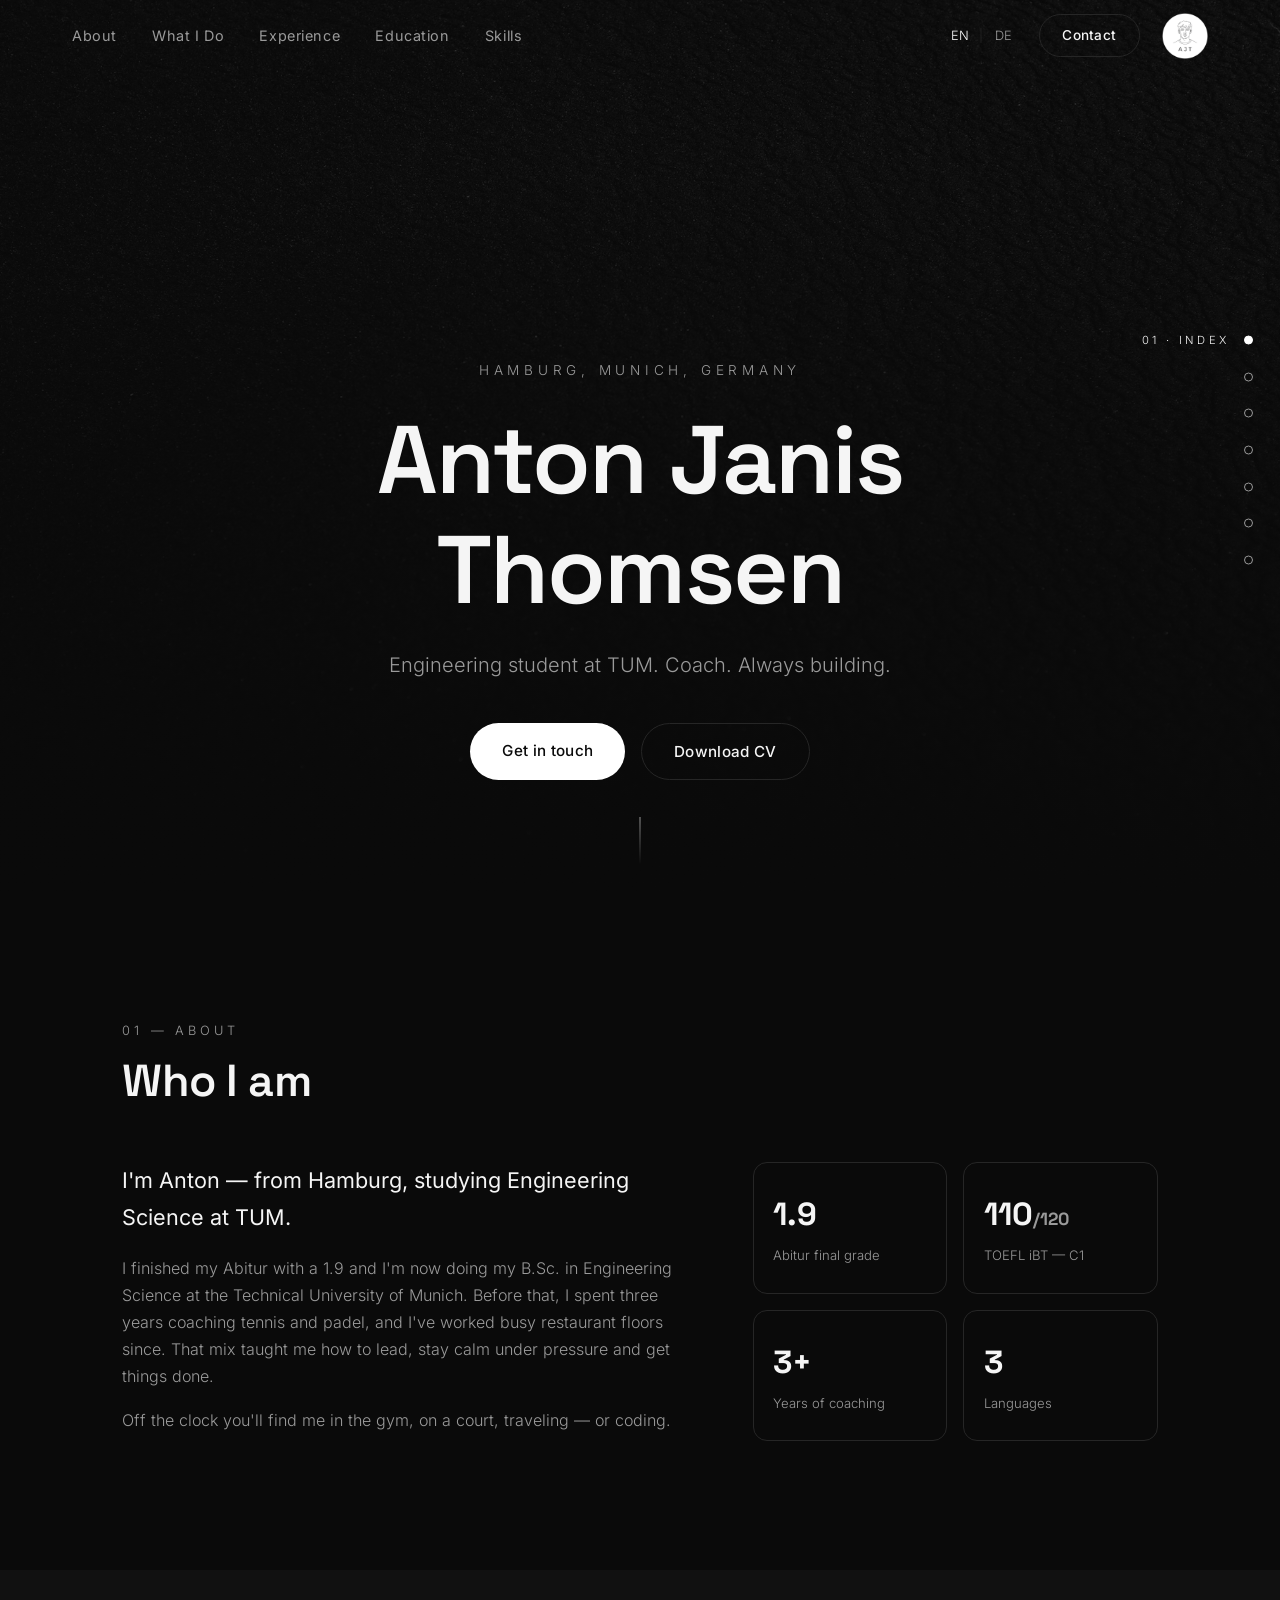
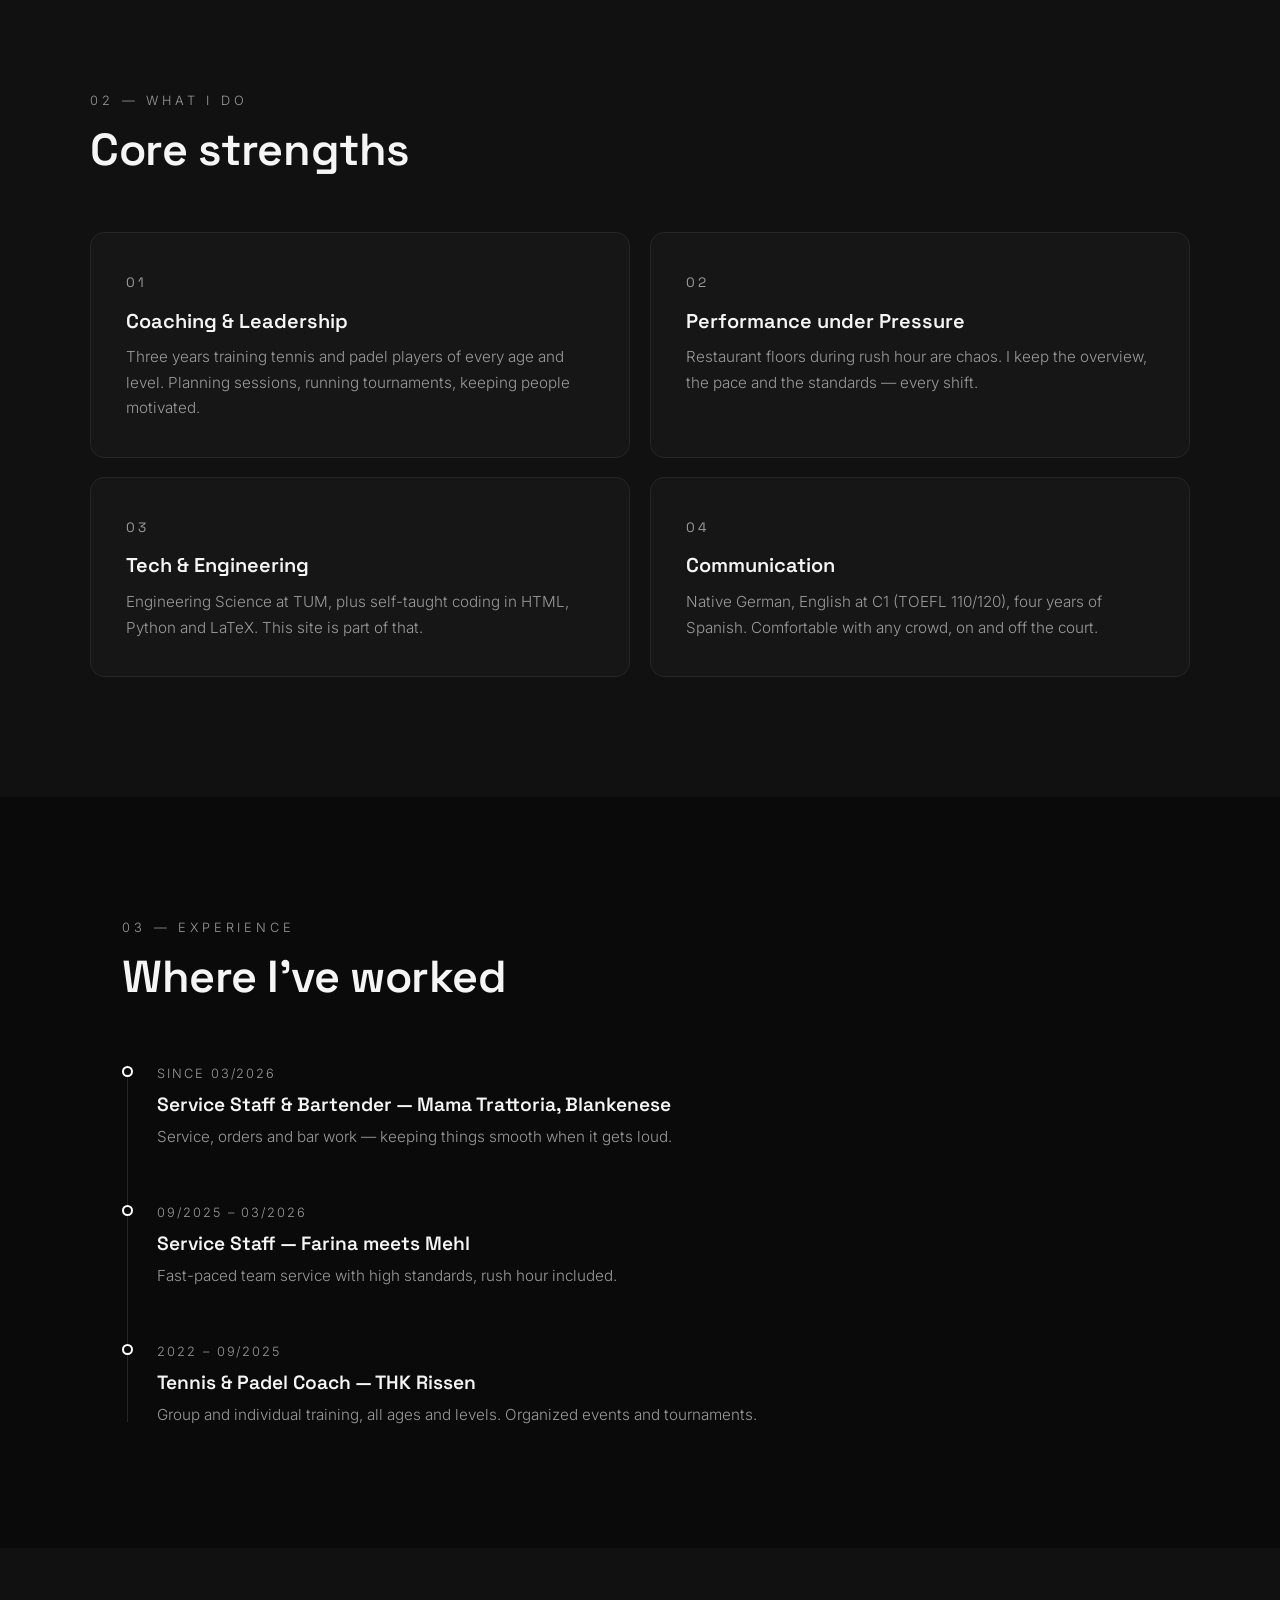
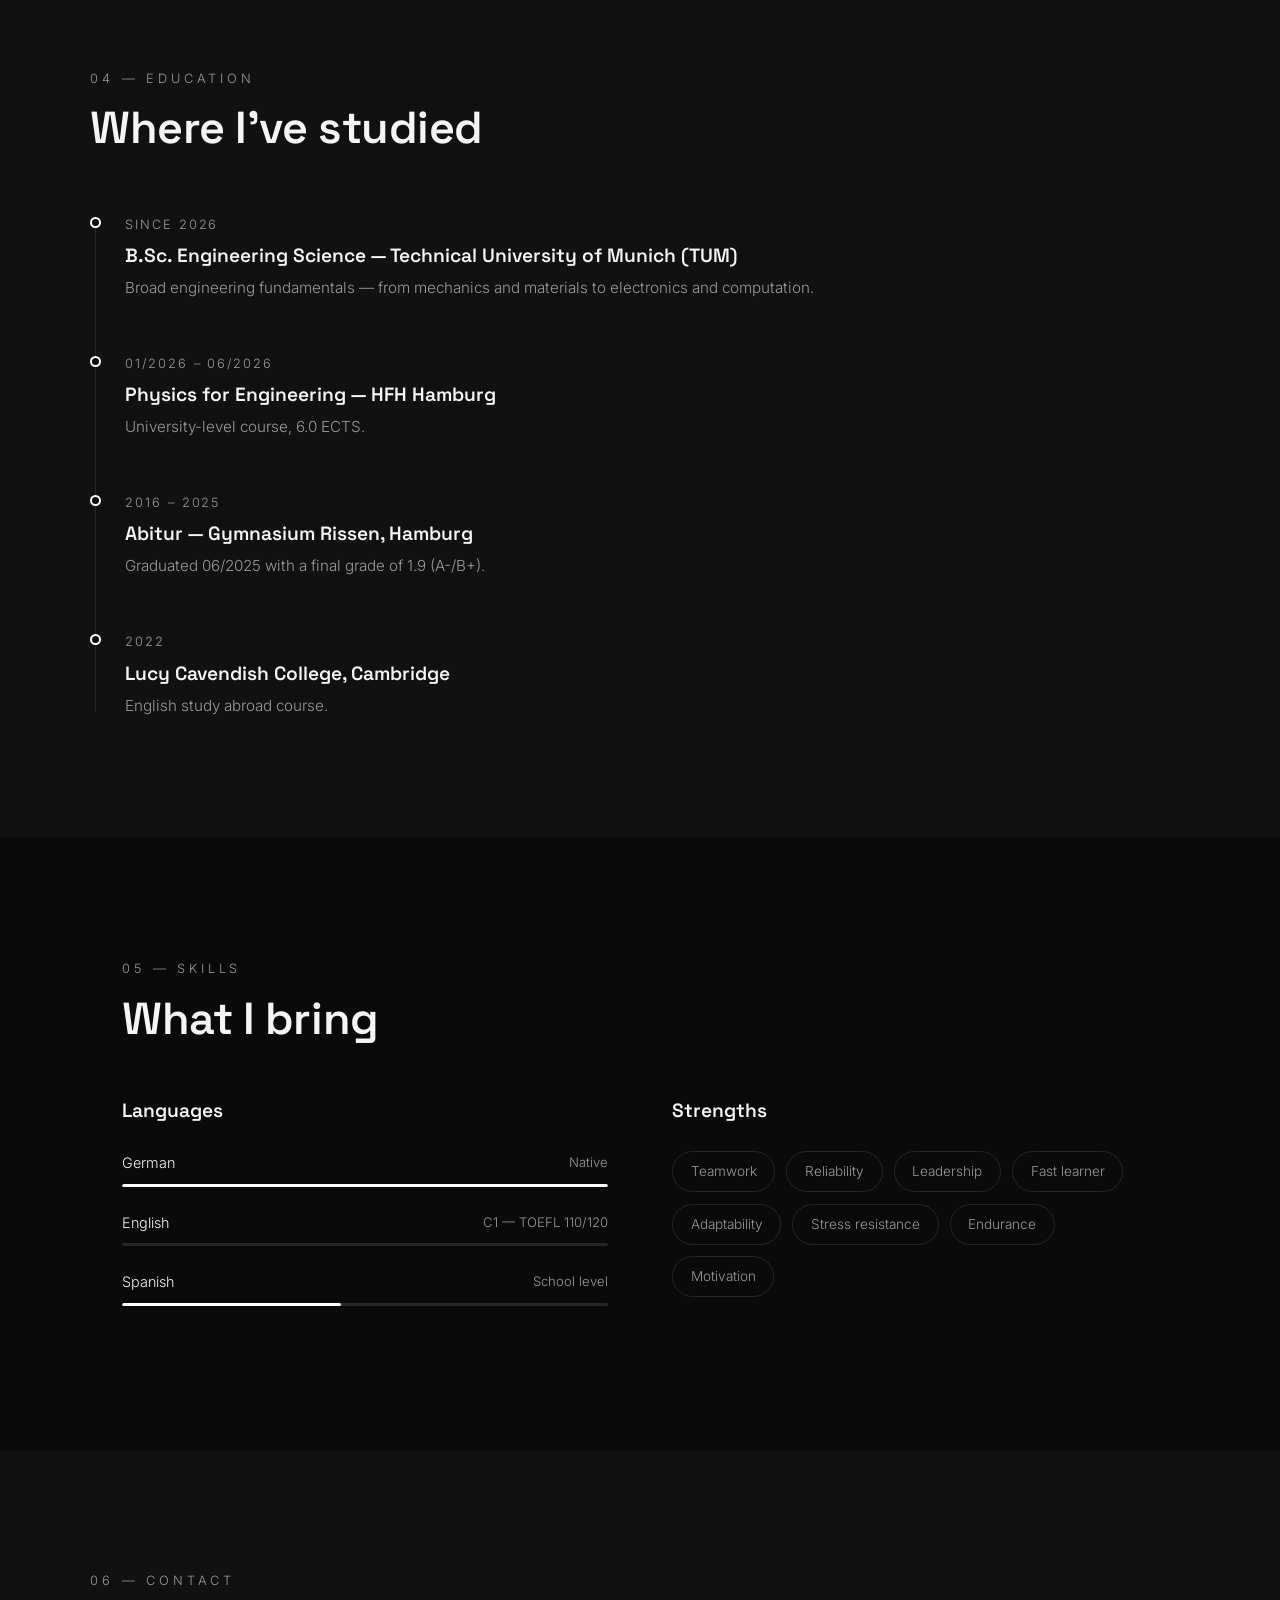
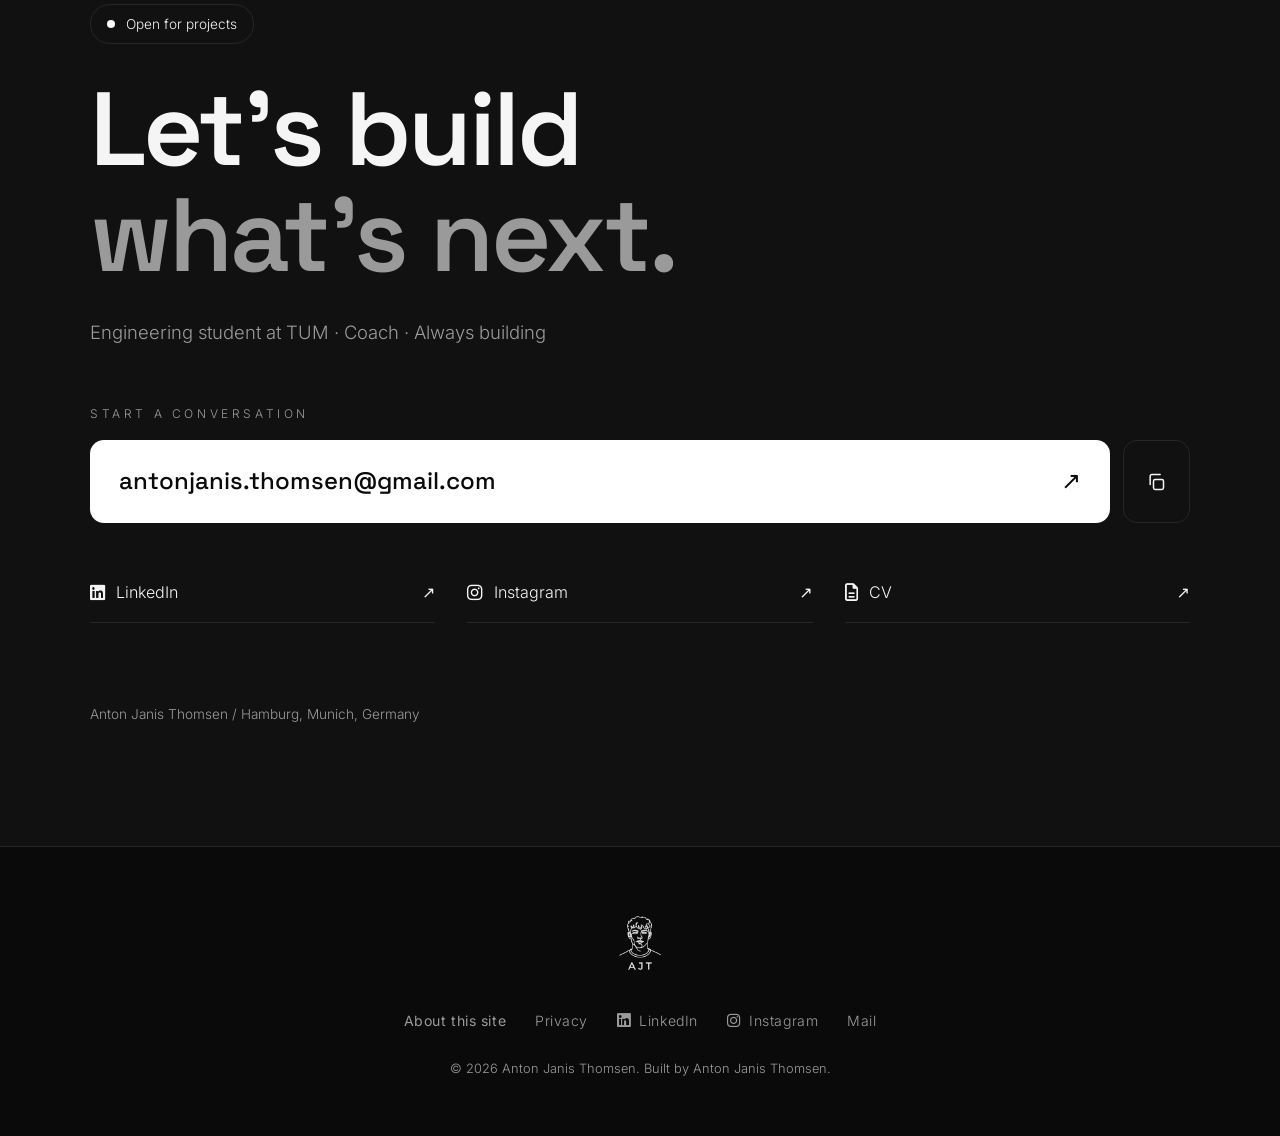
<file: index.html>
<!DOCTYPE html>
<html lang="en">
<head>
<meta charset="UTF-8">
<meta name="viewport" content="width=device-width, initial-scale=1.0">
<meta name="format-detection" content="telephone=no, date=no, address=no, email=no">
<meta name="description" content="Anton Janis Thomsen is an Engineering Science student at TUM in Munich, from Hamburg. Coach, always building and open for new projects and ideas.">
<link rel="canonical" href="https://antonthomsen.de/">
<title>Anton Janis Thomsen — Engineering Student at TUM</title>
<script type="application/ld+json">
{
  "@context": "https://schema.org",
  "@graph": [
    {
      "@type": "Person",
      "@id": "https://antonthomsen.de/#person",
      "name": "Anton Janis Thomsen",
      "alternateName": "Anton Janis Theodor Thomsen",
      "url": "https://antonthomsen.de/",
      "image": "https://antonthomsen.de/og-image.png",
      "jobTitle": "Engineering Science Student",
      "description": "Engineering Science student at the Technical University of Munich, coach and always building, based in Hamburg and Munich.",
      "affiliation": {
        "@type": "CollegeOrUniversity",
        "name": "Technical University of Munich",
        "url": "https://www.tum.de"
      },
      "alumniOf": {
        "@type": "HighSchool",
        "name": "Gymnasium Rissen"
      },
      "address": [
        {
          "@type": "PostalAddress",
          "addressLocality": "Hamburg",
          "addressCountry": "DE"
        },
        {
          "@type": "PostalAddress",
          "addressLocality": "Munich",
          "addressCountry": "DE"
        }
      ],
      "email": "mailto:antonjanis.thomsen@gmail.com",
      "knowsLanguage": [
        {
          "@type": "Language",
          "name": "German",
          "alternateName": "de"
        },
        {
          "@type": "Language",
          "name": "English",
          "alternateName": "en"
        },
        {
          "@type": "Language",
          "name": "Spanish",
          "alternateName": "es"
        }
      ],
      "sameAs": [
        "https://linkedin.com/in/anton-janis.thomsen",
        "https://www.instagram.com/anton.tho/"
      ]
    },
    {
      "@type": "WebSite",
      "@id": "https://antonthomsen.de/#website",
      "name": "Anton Janis Thomsen",
      "url": "https://antonthomsen.de/",
      "inLanguage": "en",
      "publisher": {
        "@id": "https://antonthomsen.de/#person"
      }
    }
  ]
}
</script>
<meta property="og:type" content="website">
<meta property="og:url" content="https://antonthomsen.de/">
<meta property="og:title" content="Anton Janis Thomsen">
<meta property="og:description" content="Engineering student at TUM, coach and always building. Based in Hamburg and Munich.">
<meta property="og:image" content="https://antonthomsen.de/og-image.png">
<meta property="og:image:width" content="1200">
<meta property="og:image:height" content="630">
<meta property="og:image:alt" content="AJT line-art logo next to the name Anton Janis Thomsen — Engineering student at TUM, Coach">
<meta property="og:locale" content="en_US">
<meta name="twitter:card" content="summary_large_image">
<meta name="twitter:title" content="Anton Janis Thomsen">
<meta name="twitter:description" content="Engineering student at TUM, coach and always building. Based in Hamburg and Munich.">
<meta name="twitter:image" content="https://antonthomsen.de/og-image.png">
<link rel="icon" href="favicon.png" type="image/png">
<link rel="apple-touch-icon" href="logo.png">
<link rel="preload" href="fonts/inter-latin-300-normal.woff2" as="font" type="font/woff2" crossorigin>
<link rel="preload" href="fonts/space-grotesk-latin-600-normal.woff2" as="font" type="font/woff2" crossorigin>
<link rel="stylesheet" href="vendor/fontawesome/css/fontawesome.min.css">
<link rel="stylesheet" href="vendor/fontawesome/css/brands.min.css">
<link rel="stylesheet" href="vendor/fontawesome/css/regular.min.css">
<link rel="stylesheet" href="style.css">
</head>
<body>

<!-- ===== Header ===== -->
<header id="navbar">
  <nav>
    <ul class="nav-links" id="navLinks">
      <li><a href="#about" data-i18n="nav.about">About</a></li>
      <li><a href="#work" data-i18n="nav.work">What I Do</a></li>
      <li><a href="#experience" data-i18n="nav.experience">Experience</a></li>
      <li><a href="#education" data-i18n="nav.education">Education</a></li>
      <li><a href="#skills" data-i18n="nav.skills">Skills</a></li>
      <li class="nav-contact-mobile"><a href="#contact" data-i18n="nav.contact">Contact</a></li>
    </ul>
    <div class="nav-right">
      <div class="lang-switch" role="group" aria-label="Language" data-i18n-aria="lang.aria">
        <button type="button" data-lang="en" aria-pressed="true">EN</button><span aria-hidden="true">|</span><button type="button" data-lang="de" aria-pressed="false">DE</button>
      </div>
      <a href="#contact" class="btn btn-outline btn-small" data-i18n="nav.contact">Contact</a>
      <a href="#hero" class="logo" aria-label="AJT — back to top" data-i18n-aria="nav.top">
        <img src="favicon.png" alt="AJT logo of Anton Janis Thomsen" class="logo-img">
      </a>
    </div>
    <button class="burger" id="burger" aria-label="Menu" data-i18n-aria="nav.menu">
      <span></span><span></span><span></span>
    </button>
  </nav>
</header>

<!-- ===== Hero ===== -->
<section id="hero">
  <div class="hero-bg" aria-hidden="true"></div>
  <div class="hero-content">
    <video class="hero-logo" id="heroLogo" autoplay muted playsinline preload="auto"
           aria-label="Animated AJT logo of Anton Janis Thomsen, drawing itself" data-i18n-aria="hero.logoAria" disablepictureinpicture>
      <source src="logo-draw-dark.mp4" type="video/mp4">
      <source src="logo-draw-dark.webm" type="video/webm">
      <img src="logo-white.png" alt="AJT logo of Anton Janis Thomsen">
    </video>
    <p class="greeting reveal" data-i18n="hero.greeting">Hamburg, Munich, Germany</p>
    <h1 class="reveal delay-1">Anton Janis<br> Thomsen</h1>
    <p class="subtitle reveal delay-2" data-i18n="hero.subtitle">Engineering student at TUM. Coach. Always building.</p>
    <p class="print-contact">antonjanis.thomsen@gmail.com · antonthomsen.de · linkedin.com/in/anton-janis.thomsen</p>
    <div class="hero-buttons reveal delay-3">
      <a href="#contact" class="btn btn-primary" data-i18n="hero.cta">Get in touch</a>
      <a href="CV_Anton_Thomsen.pdf" class="btn btn-outline" download data-i18n="hero.cv">Download CV</a>
    </div>
  </div>
  <a href="#about" class="scroll-down" aria-label="Scroll down" data-i18n-aria="hero.scroll"><span></span></a>
</section>

<!-- ===== About ===== -->
<section id="about" class="section">
  <div class="section-header reveal">
    <span class="tag" data-i18n="about.tag">01 — About</span>
    <h2 data-i18n="about.title">Who I am</h2>
  </div>
  <div class="about-grid">
    <div class="about-text reveal">
      <p class="lead" data-i18n="about.lead">I'm Anton — from Hamburg, studying Engineering Science at TUM.</p>
      <p data-i18n="about.p1">I finished my Abitur with a 1.9 and I'm now doing my B.Sc. in Engineering
      Science at the Technical University of Munich. Before that, I spent three years
      coaching tennis and padel, and I've worked busy restaurant floors since. That mix
      taught me how to lead, stay calm under pressure and get things done.</p>
      <p data-i18n="about.p2">Off the clock you'll find me in the gym, on a court, traveling — or coding.</p>
    </div>
    <div class="about-stats reveal">
      <div class="stat"><span class="stat-number" data-count="1.9">1.9</span><span class="stat-label" data-i18n="about.s1">Abitur final grade</span></div>
      <div class="stat"><span class="stat-number">110<small>/120</small></span><span class="stat-label" data-i18n="about.s2">TOEFL iBT — C1</span></div>
      <div class="stat"><span class="stat-number">3+</span><span class="stat-label" data-i18n="about.s3">Years of coaching</span></div>
      <div class="stat"><span class="stat-number">3</span><span class="stat-label" data-i18n="about.s4">Languages</span></div>
    </div>
  </div>
</section>

<!-- ===== What I Do ===== -->
<section id="work" class="section alt-bg">
  <div class="section-header reveal">
    <span class="tag" data-i18n="work.tag">02 — What I Do</span>
    <h2 data-i18n="work.title">Core strengths</h2>
  </div>
  <div class="card-grid">
    <article class="card reveal">
      <span class="card-num">01</span>
      <h3 data-i18n="work.c1t">Coaching &amp; Leadership</h3>
      <p data-i18n="work.c1p">Three years training tennis and padel players of every age and level. Planning sessions, running tournaments, keeping people motivated.</p>
    </article>
    <article class="card reveal">
      <span class="card-num">02</span>
      <h3 data-i18n="work.c2t">Performance under Pressure</h3>
      <p data-i18n="work.c2p">Restaurant floors during rush hour are chaos. I keep the overview, the pace and the standards — every shift.</p>
    </article>
    <article class="card reveal">
      <span class="card-num">03</span>
      <h3 data-i18n="work.c3t">Tech &amp; Engineering</h3>
      <p data-i18n="work.c3p">Engineering Science at TUM, plus self-taught coding in HTML, Python and LaTeX. This site is part of that.</p>
    </article>
    <article class="card reveal">
      <span class="card-num">04</span>
      <h3 data-i18n="work.c4t">Communication</h3>
      <p data-i18n="work.c4p">Native German, English at C1 (TOEFL 110/120), four years of Spanish. Comfortable with any crowd, on and off the court.</p>
    </article>
  </div>
</section>

<!-- ===== Projects (PREPARED — currently disabled) =====
     To activate: remove this comment wrapper, add <li><a href="#projects">Projects</a></li>
     to the nav, and adjust the section numbers below (03 Experience → 04 etc.).
     Each project = one card. PDFs/files go in a /projects folder in the repo.

<section id="projects" class="section alt-bg">
  <div class="section-header reveal">
    <span class="tag">03 — Projects</span>
    <h2>Selected work from TUM</h2>
  </div>
  <div class="card-grid">
    <article class="card reveal">
      <span class="card-num">01</span>
      <h3>Project title</h3>
      <p>One or two clean sentences on what it is, the methods used and the result.</p>
      <p><a href="projects/example.pdf" target="_blank" rel="noopener">View paper (PDF) →</a></p>
    </article>
  </div>
</section>
===== End Projects ===== -->

<!-- ===== Experience ===== -->
<section id="experience" class="section">
  <div class="section-header reveal">
    <span class="tag" data-i18n="exp.tag">03 — Experience</span>
    <h2 data-i18n="exp.title">Where I've worked</h2>
  </div>
  <div class="timeline">
    <div class="timeline-item reveal">
      <div class="timeline-dot"></div>
      <div class="timeline-content">
        <span class="timeline-date" data-i18n="exp.d1">Since 03/2026</span>
        <h3 data-i18n="exp.1t">Service Staff &amp; Bartender — Mama Trattoria, Blankenese</h3>
        <p data-i18n="exp.1p">Service, orders and bar work — keeping things smooth when it gets loud.</p>
      </div>
    </div>
    <div class="timeline-item reveal">
      <div class="timeline-dot"></div>
      <div class="timeline-content">
        <span class="timeline-date">09/2025 – 03/2026</span>
        <h3 data-i18n="exp.2t">Service Staff — Farina meets Mehl</h3>
        <p data-i18n="exp.2p">Fast-paced team service with high standards, rush hour included.</p>
      </div>
    </div>
    <div class="timeline-item reveal">
      <div class="timeline-dot"></div>
      <div class="timeline-content">
        <span class="timeline-date">2022 – 09/2025</span>
        <h3 data-i18n="exp.3t">Tennis &amp; Padel Coach — THK Rissen</h3>
        <p data-i18n="exp.3p">Group and individual training, all ages and levels. Organized events and tournaments.</p>
      </div>
    </div>
  </div>
</section>

<!-- ===== Education ===== -->
<section id="education" class="section alt-bg">
  <div class="section-header reveal">
    <span class="tag" data-i18n="edu.tag">04 — Education</span>
    <h2 data-i18n="edu.title">Where I've studied</h2>
  </div>
  <div class="timeline">
    <div class="timeline-item reveal">
      <div class="timeline-dot"></div>
      <div class="timeline-content">
        <span class="timeline-date" data-i18n="edu.d1">Since 2026</span>
        <h3 data-i18n="edu.1t">B.Sc. Engineering Science — Technical University of Munich (TUM)</h3>
        <p data-i18n="edu.1p">Broad engineering fundamentals — from mechanics and materials to electronics and computation.</p>
      </div>
    </div>
    <div class="timeline-item reveal">
      <div class="timeline-dot"></div>
      <div class="timeline-content">
        <span class="timeline-date">01/2026 – 06/2026</span>
        <h3 data-i18n="edu.2t">Physics for Engineering — HFH Hamburg</h3>
        <p data-i18n="edu.2p">University-level course, 6.0 ECTS.</p>
      </div>
    </div>
    <div class="timeline-item reveal">
      <div class="timeline-dot"></div>
      <div class="timeline-content">
        <span class="timeline-date">2016 – 2025</span>
        <h3>Abitur — Gymnasium Rissen, Hamburg</h3>
        <p data-i18n="edu.3p">Graduated 06/2025 with a final grade of 1.9 (A-/B+).</p>
      </div>
    </div>
    <div class="timeline-item reveal">
      <div class="timeline-dot"></div>
      <div class="timeline-content">
        <span class="timeline-date">2022</span>
        <h3>Lucy Cavendish College, Cambridge</h3>
        <p data-i18n="edu.4p">English study abroad course.</p>
      </div>
    </div>
  </div>
</section>

<!-- ===== Skills ===== -->
<section id="skills" class="section">
  <div class="section-header reveal">
    <span class="tag" data-i18n="skills.tag">05 — Skills</span>
    <h2 data-i18n="skills.title">What I bring</h2>
  </div>
  <div class="skills-grid">
    <div class="skills-block reveal">
      <h3 data-i18n="skills.langs">Languages</h3>
      <div class="skill-bar">
        <div class="skill-bar-label"><span data-i18n="skills.german">German</span><span data-i18n="skills.native">Native</span></div>
        <div class="bar"><div class="bar-fill" data-width="100"></div></div>
      </div>
      <div class="skill-bar">
        <div class="skill-bar-label"><span data-i18n="skills.english">English</span><span>C1 — TOEFL 110/120</span></div>
        <div class="bar"><div class="bar-fill" data-width="88"></div></div>
      </div>
      <div class="skill-bar">
        <div class="skill-bar-label"><span data-i18n="skills.spanish">Spanish</span><span data-i18n="skills.school">School level</span></div>
        <div class="bar"><div class="bar-fill" data-width="45"></div></div>
      </div>
    </div>
    <div class="skills-block reveal">
      <h3 data-i18n="skills.strengths">Strengths</h3>
      <div class="chip-list">
        <span class="chip" data-i18n="chip.1">Teamwork</span>
        <span class="chip" data-i18n="chip.2">Reliability</span>
        <span class="chip" data-i18n="chip.3">Leadership</span>
        <span class="chip" data-i18n="chip.4">Fast learner</span>
        <span class="chip" data-i18n="chip.5">Adaptability</span>
        <span class="chip" data-i18n="chip.6">Stress resistance</span>
        <span class="chip" data-i18n="chip.7">Endurance</span>
        <span class="chip" data-i18n="chip.8">Motivation</span>
      </div>
    </div>
  </div>
</section>

<!-- ===== Contact ===== -->
<section id="contact" class="section alt-bg">
  <span class="tag reveal" data-i18n="contact.tag">06 — Contact</span>
  <div class="cta reveal delay-1">
    <p class="cta-status"><span class="cta-pulse" aria-hidden="true"></span><span data-i18n="contact.status">Open for projects</span></p>
    <h2 class="cta-title" data-i18n="contact.title">Let's build<br><span>what's next.</span></h2>
    <p class="cta-sub" data-i18n="contact.sub">Engineering student at TUM · Coach · Always building</p>
  </div>
  <div class="cta-mail reveal delay-2">
    <span class="cta-label" data-i18n="contact.label">Start a conversation</span>
    <div class="cta-mail-row">
      <a href="mailto:antonjanis.thomsen@gmail.com?subject=Project%20inquiry" class="cta-mail-btn" id="mailBtn">
        <span>antonjanis.thomsen@gmail.com</span><span aria-hidden="true" class="arrow">↗&#xFE0E;</span>
      </a>
      <button type="button" class="cta-copy" id="copyEmail" data-email="antonjanis.thomsen@gmail.com" aria-label="Copy email address" data-i18n-aria="contact.copyAria">
        <svg viewBox="0 0 24 24" width="20" height="20" fill="none" stroke="currentColor" stroke-width="1.8" stroke-linecap="round" stroke-linejoin="round" aria-hidden="true"><rect x="9" y="9" width="12" height="12" rx="2"/><path d="M5 15V5a2 2 0 0 1 2-2h10"/></svg>
        <span class="cta-copied" role="status"></span>
      </button>
    </div>
  </div>
  <div class="cta-links reveal delay-3">
    <a href="https://linkedin.com/in/anton-janis.thomsen" target="_blank" rel="noopener"><span><i class="fa-brands fa-linkedin" aria-hidden="true"></i>LinkedIn</span><span aria-hidden="true" class="arrow">↗&#xFE0E;</span></a>
    <a href="https://www.instagram.com/anton.tho/" target="_blank" rel="noopener"><span><i class="fa-brands fa-instagram" aria-hidden="true"></i>Instagram</span><span aria-hidden="true" class="arrow">↗&#xFE0E;</span></a>
    <a href="CV_Anton_Thomsen.pdf" download><span><i class="fa-regular fa-file-lines" aria-hidden="true"></i>CV</span><span aria-hidden="true" class="arrow">↗&#xFE0E;</span></a>
  </div>
  <p class="cta-foot reveal" data-i18n="contact.foot">Anton Janis Thomsen / Hamburg, Munich, Germany</p>
</section>

<!-- ===== Footer ===== -->
<footer>
  <div class="footer-inner">
    <img src="logo-white.png" alt="AJT logo of Anton Janis Thomsen" class="footer-logo">
    <div class="footer-links">
      <button class="footer-link" data-modal="imprint" data-i18n="footer.imprint">About this site</button>
      <a href="privacy.html" class="footer-link" data-i18n="footer.privacy">Privacy</a>
      <a href="https://linkedin.com/in/anton-janis.thomsen" target="_blank" rel="noopener" class="footer-link"><i class="fa-brands fa-linkedin" aria-hidden="true"></i>LinkedIn</a>
      <a href="https://www.instagram.com/anton.tho/" target="_blank" rel="noopener" class="footer-link"><i class="fa-brands fa-instagram" aria-hidden="true"></i>Instagram</a>
      <a href="mailto:antonjanis.thomsen@gmail.com" class="footer-link" data-i18n="footer.mail">Mail</a>
    </div>
    <p class="footer-copy" data-i18n="footer.copy">&copy; 2026 Anton Janis Thomsen. Built by Anton Janis Thomsen.</p>
  </div>
</footer>

<!-- ===== Modals ===== -->
<dialog id="imprint">
  <button class="modal-close" aria-label="Close" data-i18n-aria="modal.close">&times;</button>
  <h3 data-i18n="imprint.title">About this site</h3>
  <p data-i18n="imprint.p">Anton Janis Theodor Thomsen<br>Hamburg / Munich, Germany<br>antonjanis.thomsen@gmail.com</p>
  <p class="modal-note" data-i18n="imprint.note">This is a private, non-commercial personal website. No goods or services are offered here.</p>
</dialog>

<script src="i18n.js"></script>
<script src="script.js"></script>
<!-- GoatCounter analytics (privacy-friendly, no cookies) -->
<script data-goatcounter="https://antonthomsen.goatcounter.com/count" async src="//gc.zgo.at/count.js"></script>
</body>
</html>
</file>
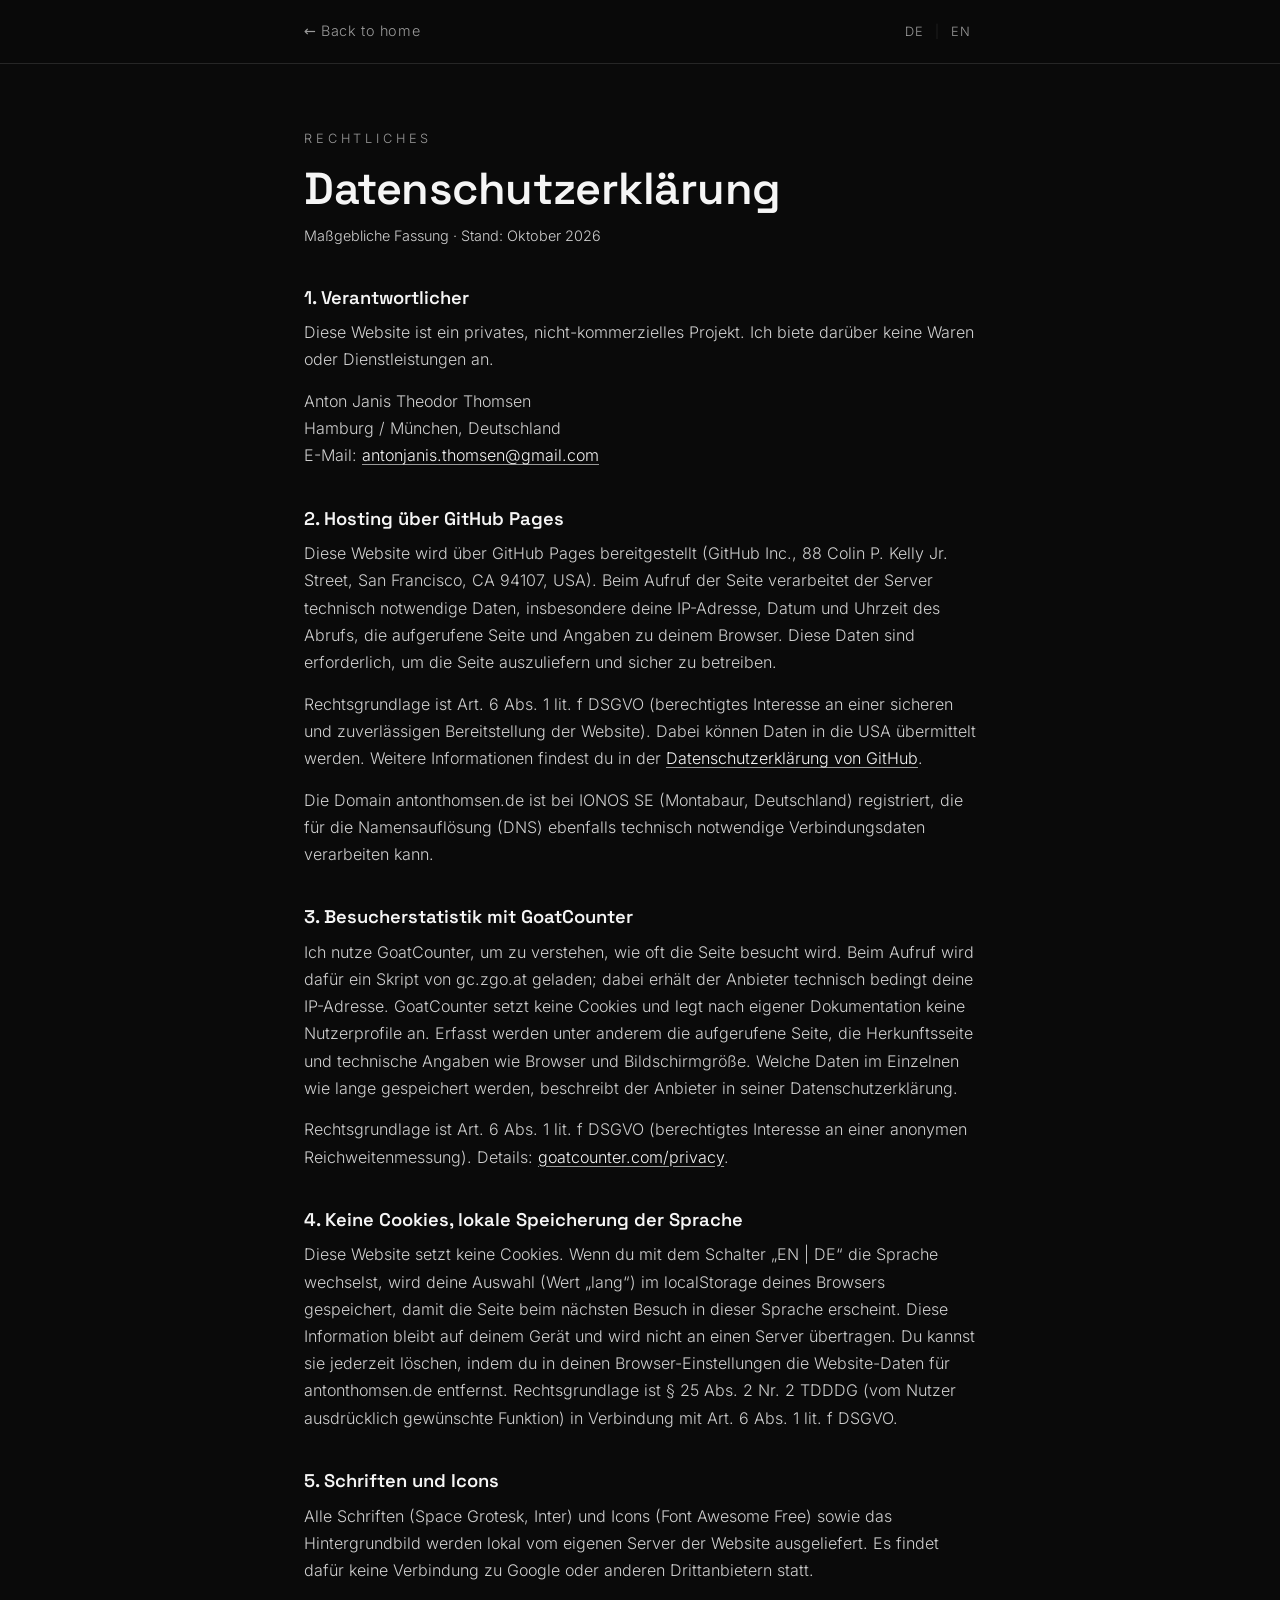
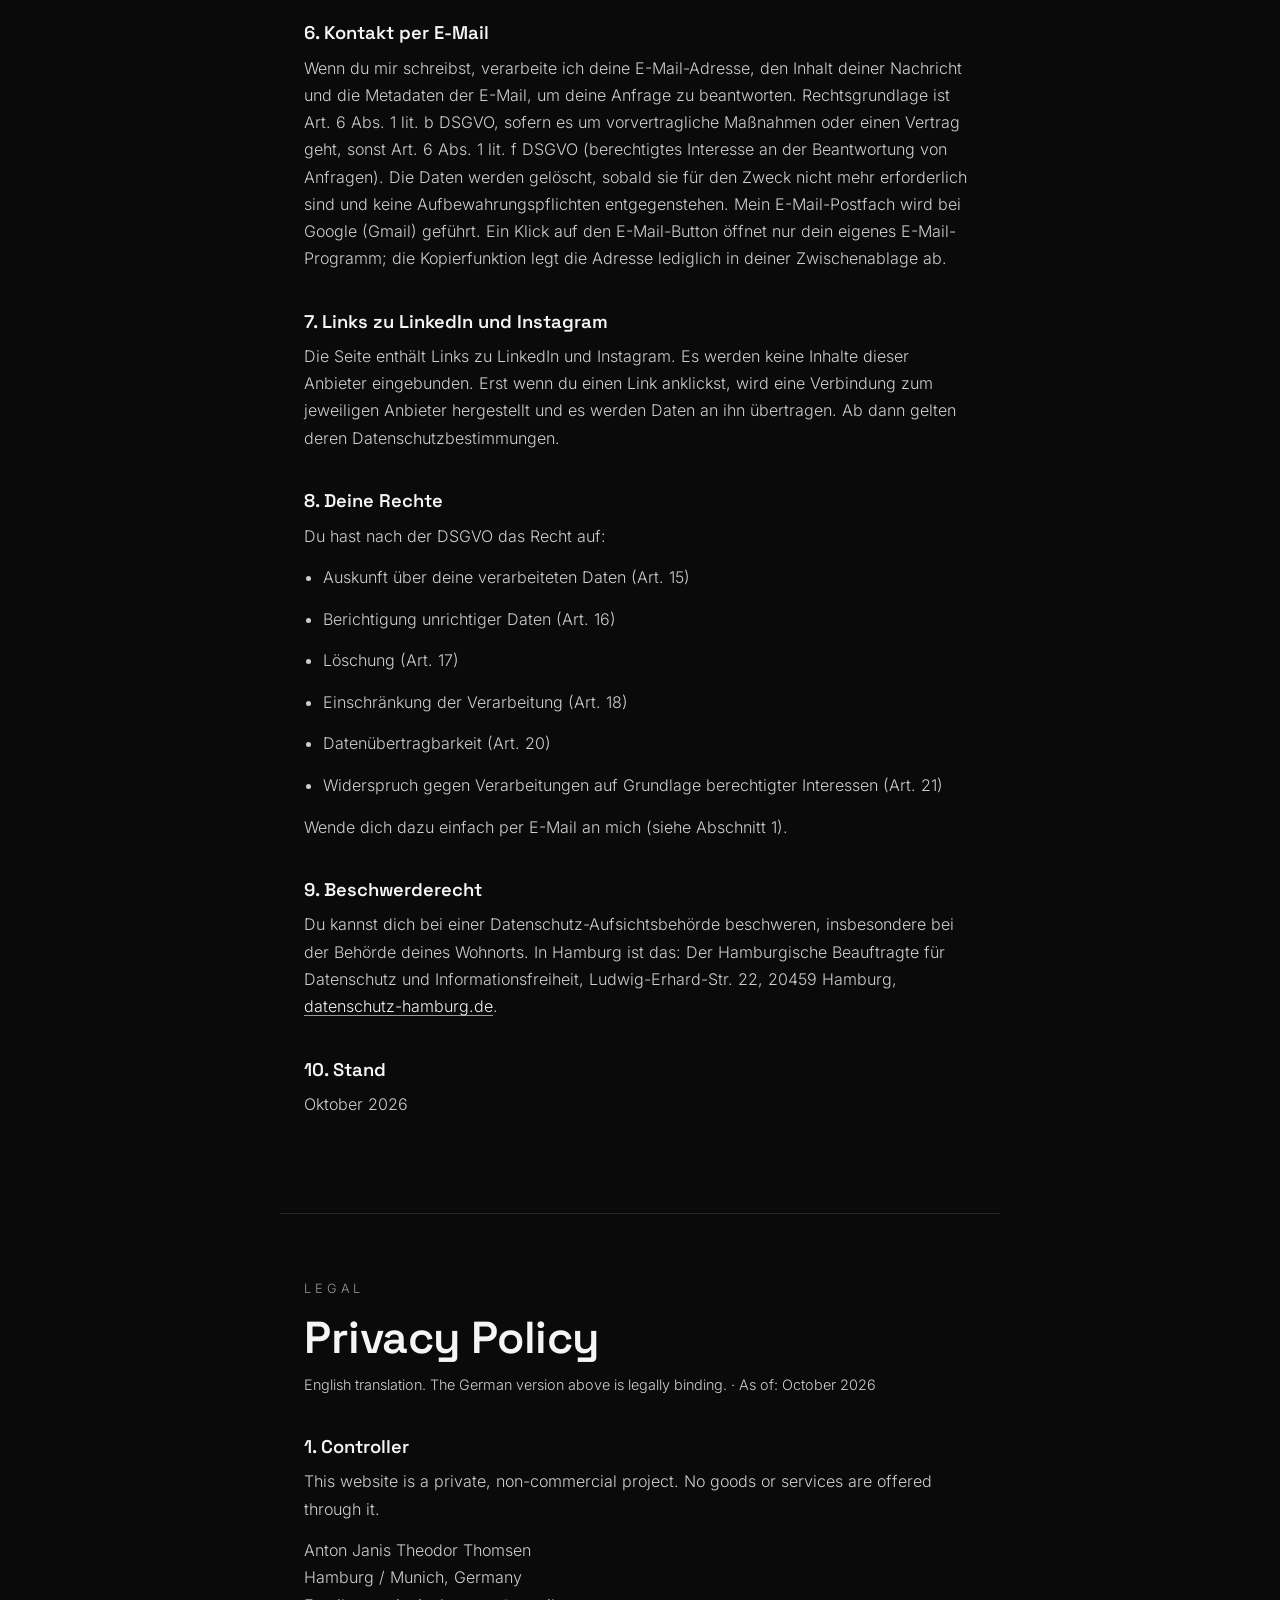
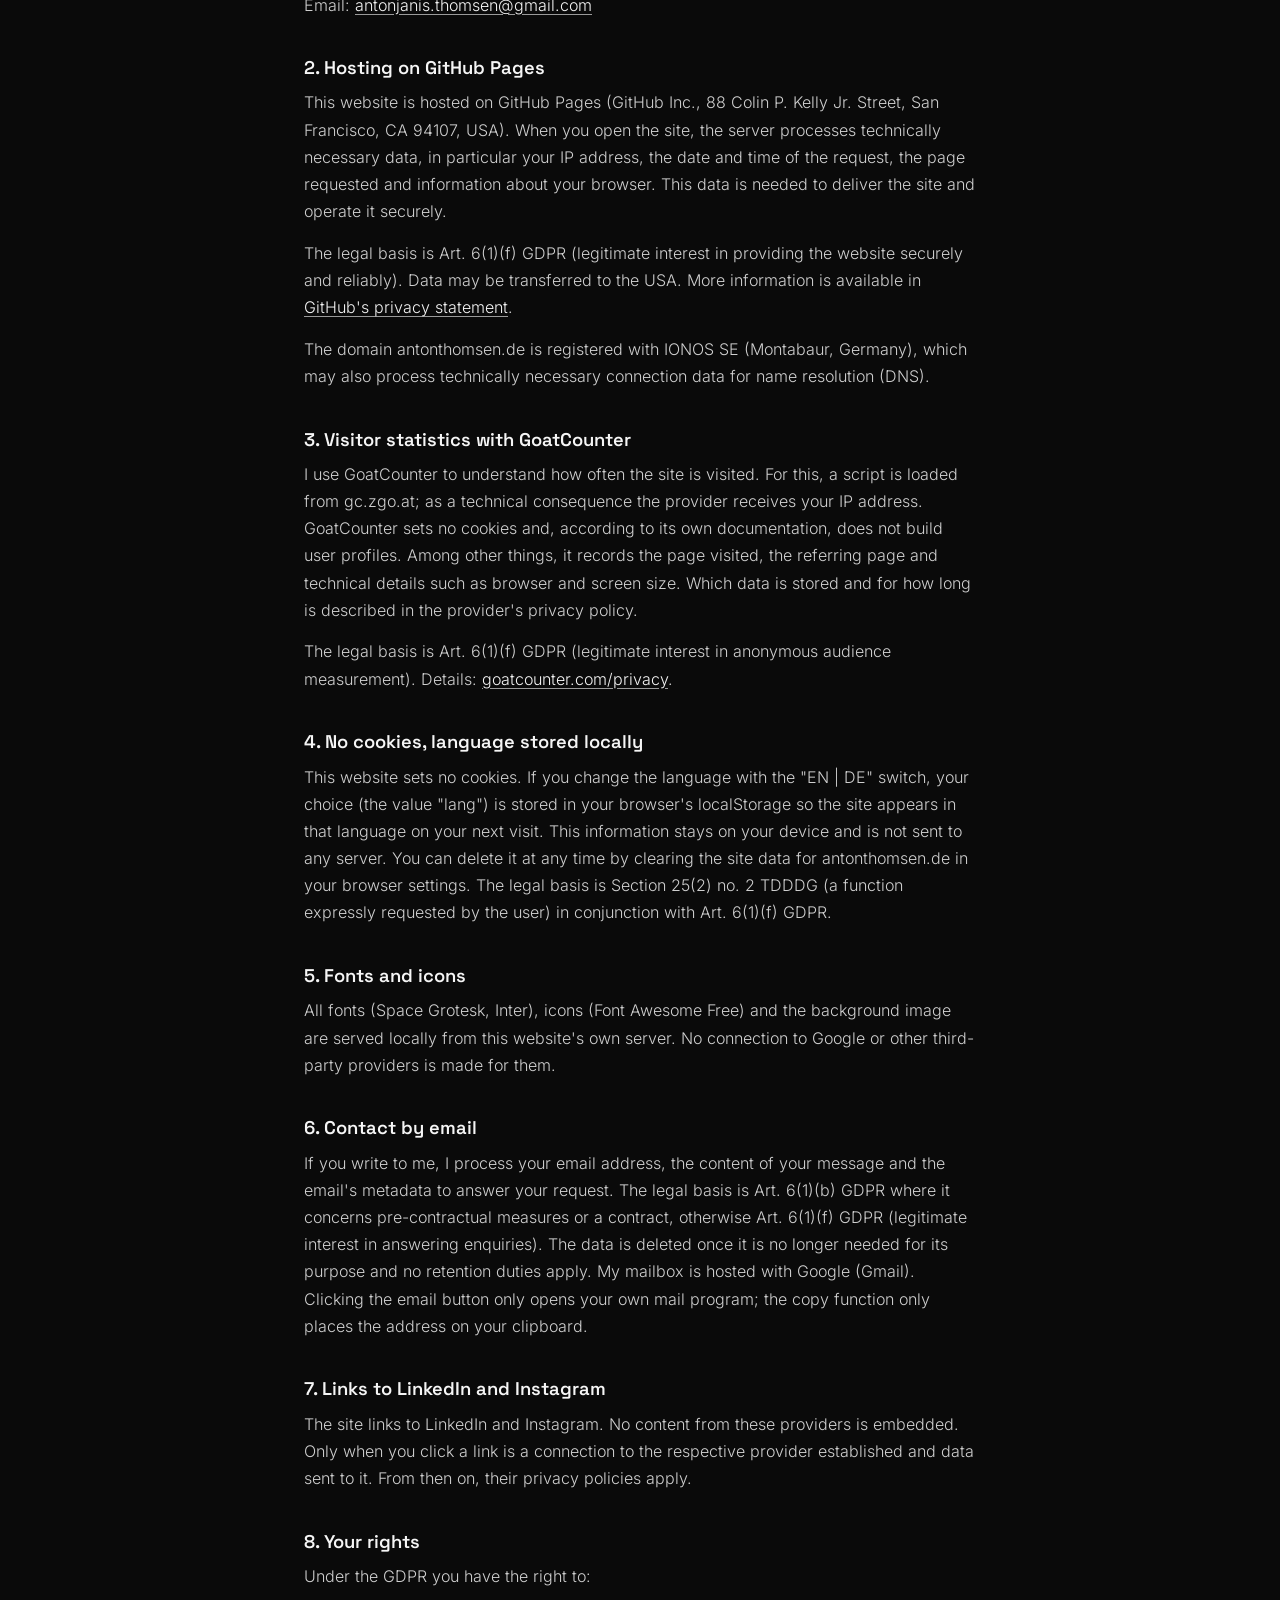
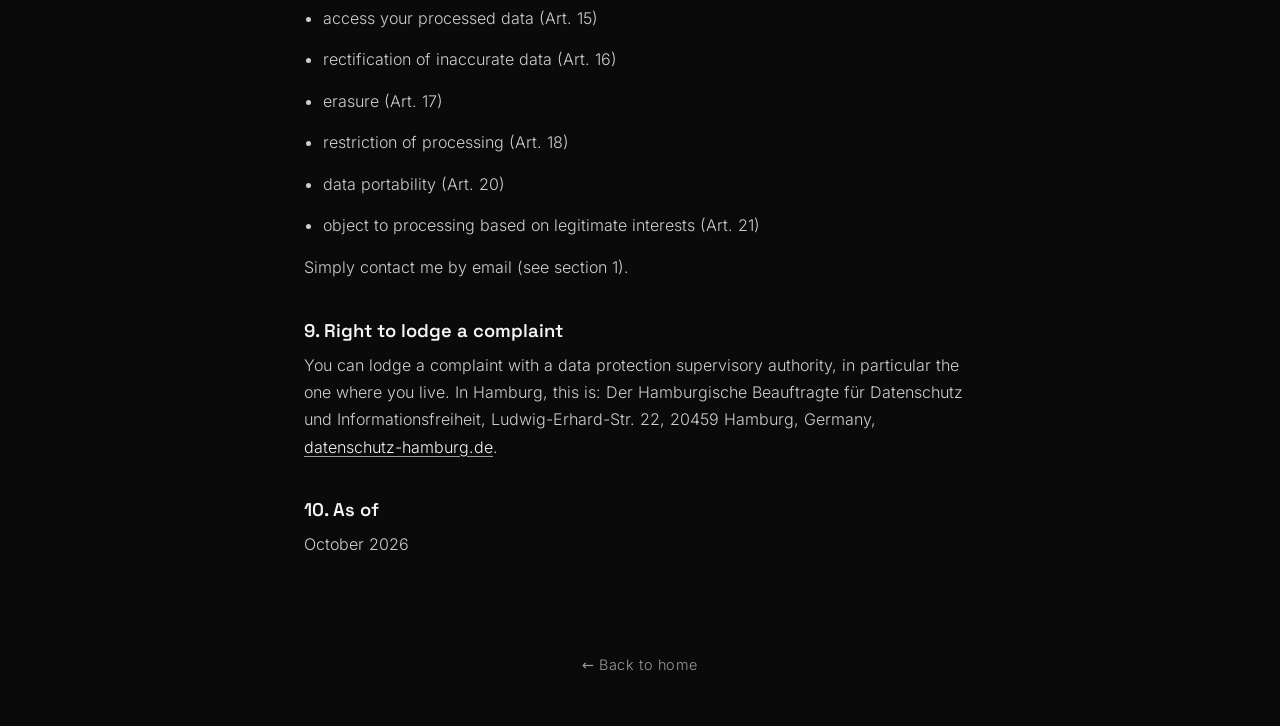
<file: privacy.html>
<!DOCTYPE html>
<html lang="de">
<head>
<meta charset="UTF-8">
<meta name="viewport" content="width=device-width, initial-scale=1.0">
<meta name="format-detection" content="telephone=no, date=no, address=no, email=no">
<title>Datenschutzerklärung / Privacy Policy — Anton Janis Thomsen</title>
<meta name="description" content="Datenschutzerklärung (DE, maßgeblich) und Privacy Policy (EN) von antonthomsen.de.">
<link rel="canonical" href="https://antonthomsen.de/privacy.html">
<link rel="icon" href="favicon.png" type="image/png">
<link rel="preload" href="fonts/inter-latin-300-normal.woff2" as="font" type="font/woff2" crossorigin>
<link rel="preload" href="fonts/space-grotesk-latin-600-normal.woff2" as="font" type="font/woff2" crossorigin>
<link rel="stylesheet" href="style.css">
<style>
  .pp-bar {
    position: sticky; top: 0; z-index: 10;
    background: rgba(10, 10, 10, 0.88);
    backdrop-filter: blur(14px); -webkit-backdrop-filter: blur(14px);
    border-bottom: 1px solid var(--line);
  }
  .pp-bar-inner {
    max-width: 720px; margin: 0 auto; padding: 0.9rem 1.5rem;
    display: flex; align-items: center; justify-content: space-between; gap: 1rem;
  }
  .pp-back { color: var(--muted); text-decoration: none; font-size: 0.9rem; letter-spacing: 0.04em; transition: color 0.3s; }
  .pp-back:hover { color: var(--text); }
  .pp-lang { display: flex; align-items: center; gap: 0.35rem; font-size: 0.8rem; letter-spacing: 0.1em; color: var(--line); }
  .pp-lang a { color: var(--muted); text-decoration: none; padding: 0.4rem 0.3rem; transition: color 0.3s; }
  .pp-lang a:hover { color: var(--accent); }
  .pp-back:focus-visible, .pp-lang a:focus-visible, .pp a:focus-visible { outline: 2px solid var(--accent); outline-offset: 3px; }

  .pp { scroll-margin-top: 3rem; max-width: 720px; margin: 0 auto; padding: 4rem 1.5rem 3rem; }
  .pp + .pp { border-top: 1px solid var(--line); padding-top: 4rem; margin-top: 2rem; }
  .pp h1, .pp .pp-title { font-size: clamp(2rem, 6vw, 2.8rem); letter-spacing: -0.01em; margin: 0 0 0.6rem; }
  .pp-meta { color: var(--muted); font-size: 0.9rem; margin-bottom: 2.5rem; }
  .pp h2 { font-size: 1.15rem; margin: 2.4rem 0 0.7rem; }
  .pp p, .pp li { color: #cfcfcf; font-weight: 300; margin-bottom: 0.9rem; }
  .pp ul { padding-left: 1.2rem; margin-bottom: 0.9rem; }
  .pp a { color: var(--text); text-underline-offset: 3px; text-decoration-color: var(--muted); }
  .pp a:hover { text-decoration-color: var(--accent); }
  .pp-foot { text-align: center; color: var(--muted); font-size: 0.8rem; padding: 2rem 1.5rem 3rem; }
</style>
</head>
<body>

<header class="pp-bar">
  <div class="pp-bar-inner">
    <a href="index.html" class="pp-back">← Back to home</a>
    <div class="pp-lang" aria-label="Sprache / Language"><a href="#de" hreflang="de">DE</a><span aria-hidden="true">|</span><a href="#en" hreflang="en">EN</a></div>
  </div>
</header>

<main>
<article class="pp" id="de" lang="de">
  <span class="tag">Rechtliches</span>
  <h1>Datenschutzerklärung</h1>
  <p class="pp-meta">Maßgebliche Fassung · Stand: Oktober 2026</p>

  <h2>1. Verantwortlicher</h2>
  <p>Diese Website ist ein privates, nicht-kommerzielles Projekt. Ich biete darüber keine Waren oder Dienstleistungen an.</p>
  <p>Anton Janis Theodor Thomsen<br>
  Hamburg / München, Deutschland<br>
  E-Mail: <a href="mailto:antonjanis.thomsen@gmail.com">antonjanis.thomsen@gmail.com</a></p>

  <h2>2. Hosting über GitHub Pages</h2>
  <p>Diese Website wird über GitHub Pages bereitgestellt (GitHub Inc., 88 Colin P. Kelly Jr. Street, San Francisco, CA 94107, USA). Beim Aufruf der Seite verarbeitet der Server technisch notwendige Daten, insbesondere deine IP-Adresse, Datum und Uhrzeit des Abrufs, die aufgerufene Seite und Angaben zu deinem Browser. Diese Daten sind erforderlich, um die Seite auszuliefern und sicher zu betreiben.</p>
  <p>Rechtsgrundlage ist Art. 6 Abs. 1 lit. f DSGVO (berechtigtes Interesse an einer sicheren und zuverlässigen Bereitstellung der Website). Dabei können Daten in die USA übermittelt werden. Weitere Informationen findest du in der <a href="https://docs.github.com/en/site-policy/privacy-policies/github-general-privacy-statement" target="_blank" rel="noopener">Datenschutzerklärung von GitHub</a>.</p>
  <p>Die Domain antonthomsen.de ist bei IONOS SE (Montabaur, Deutschland) registriert, die für die Namensauflösung (DNS) ebenfalls technisch notwendige Verbindungsdaten verarbeiten kann.</p>

  <h2>3. Besucherstatistik mit GoatCounter</h2>
  <p>Ich nutze GoatCounter, um zu verstehen, wie oft die Seite besucht wird. Beim Aufruf wird dafür ein Skript von gc.zgo.at geladen; dabei erhält der Anbieter technisch bedingt deine IP-Adresse. GoatCounter setzt keine Cookies und legt nach eigener Dokumentation keine Nutzerprofile an. Erfasst werden unter anderem die aufgerufene Seite, die Herkunftsseite und technische Angaben wie Browser und Bildschirmgröße. Welche Daten im Einzelnen wie lange gespeichert werden, beschreibt der Anbieter in seiner Datenschutzerklärung.</p>
  <p>Rechtsgrundlage ist Art. 6 Abs. 1 lit. f DSGVO (berechtigtes Interesse an einer anonymen Reichweitenmessung). Details: <a href="https://www.goatcounter.com/privacy" target="_blank" rel="noopener">goatcounter.com/privacy</a>.</p>

  <h2>4. Keine Cookies, lokale Speicherung der Sprache</h2>
  <p>Diese Website setzt keine Cookies. Wenn du mit dem Schalter „EN | DE“ die Sprache wechselst, wird deine Auswahl (Wert „lang“) im localStorage deines Browsers gespeichert, damit die Seite beim nächsten Besuch in dieser Sprache erscheint. Diese Information bleibt auf deinem Gerät und wird nicht an einen Server übertragen. Du kannst sie jederzeit löschen, indem du in deinen Browser-Einstellungen die Website-Daten für antonthomsen.de entfernst. Rechtsgrundlage ist § 25 Abs. 2 Nr. 2 TDDDG (vom Nutzer ausdrücklich gewünschte Funktion) in Verbindung mit Art. 6 Abs. 1 lit. f DSGVO.</p>

  <h2>5. Schriften und Icons</h2>
  <p>Alle Schriften (Space Grotesk, Inter) und Icons (Font Awesome Free) sowie das Hintergrundbild werden lokal vom eigenen Server der Website ausgeliefert. Es findet dafür keine Verbindung zu Google oder anderen Drittanbietern statt.</p>

  <h2>6. Kontakt per E-Mail</h2>
  <p>Wenn du mir schreibst, verarbeite ich deine E-Mail-Adresse, den Inhalt deiner Nachricht und die Metadaten der E-Mail, um deine Anfrage zu beantworten. Rechtsgrundlage ist Art. 6 Abs. 1 lit. b DSGVO, sofern es um vorvertragliche Maßnahmen oder einen Vertrag geht, sonst Art. 6 Abs. 1 lit. f DSGVO (berechtigtes Interesse an der Beantwortung von Anfragen). Die Daten werden gelöscht, sobald sie für den Zweck nicht mehr erforderlich sind und keine Aufbewahrungspflichten entgegenstehen. Mein E-Mail-Postfach wird bei Google (Gmail) geführt. Ein Klick auf den E-Mail-Button öffnet nur dein eigenes E-Mail-Programm; die Kopierfunktion legt die Adresse lediglich in deiner Zwischenablage ab.</p>

  <h2>7. Links zu LinkedIn und Instagram</h2>
  <p>Die Seite enthält Links zu LinkedIn und Instagram. Es werden keine Inhalte dieser Anbieter eingebunden. Erst wenn du einen Link anklickst, wird eine Verbindung zum jeweiligen Anbieter hergestellt und es werden Daten an ihn übertragen. Ab dann gelten deren Datenschutzbestimmungen.</p>

  <h2>8. Deine Rechte</h2>
  <p>Du hast nach der DSGVO das Recht auf:</p>
  <ul>
    <li>Auskunft über deine verarbeiteten Daten (Art. 15)</li>
    <li>Berichtigung unrichtiger Daten (Art. 16)</li>
    <li>Löschung (Art. 17)</li>
    <li>Einschränkung der Verarbeitung (Art. 18)</li>
    <li>Datenübertragbarkeit (Art. 20)</li>
    <li>Widerspruch gegen Verarbeitungen auf Grundlage berechtigter Interessen (Art. 21)</li>
  </ul>
  <p>Wende dich dazu einfach per E-Mail an mich (siehe Abschnitt 1).</p>

  <h2>9. Beschwerderecht</h2>
  <p>Du kannst dich bei einer Datenschutz-Aufsichtsbehörde beschweren, insbesondere bei der Behörde deines Wohnorts. In Hamburg ist das: Der Hamburgische Beauftragte für Datenschutz und Informationsfreiheit, Ludwig-Erhard-Str. 22, 20459 Hamburg, <a href="https://datenschutz-hamburg.de" target="_blank" rel="noopener">datenschutz-hamburg.de</a>.</p>

  <h2>10. Stand</h2>
  <p>Oktober 2026</p>
</article>

<article class="pp" id="en" lang="en">
  <span class="tag">Legal</span>
  <h2 class="pp-title">Privacy Policy</h2>
  <p class="pp-meta">English translation. The German version above is legally binding. · As of: October 2026</p>

  <h2>1. Controller</h2>
  <p>This website is a private, non-commercial project. No goods or services are offered through it.</p>
  <p>Anton Janis Theodor Thomsen<br>
  Hamburg / Munich, Germany<br>
  Email: <a href="mailto:antonjanis.thomsen@gmail.com">antonjanis.thomsen@gmail.com</a></p>

  <h2>2. Hosting on GitHub Pages</h2>
  <p>This website is hosted on GitHub Pages (GitHub Inc., 88 Colin P. Kelly Jr. Street, San Francisco, CA 94107, USA). When you open the site, the server processes technically necessary data, in particular your IP address, the date and time of the request, the page requested and information about your browser. This data is needed to deliver the site and operate it securely.</p>
  <p>The legal basis is Art. 6(1)(f) GDPR (legitimate interest in providing the website securely and reliably). Data may be transferred to the USA. More information is available in <a href="https://docs.github.com/en/site-policy/privacy-policies/github-general-privacy-statement" target="_blank" rel="noopener">GitHub's privacy statement</a>.</p>
  <p>The domain antonthomsen.de is registered with IONOS SE (Montabaur, Germany), which may also process technically necessary connection data for name resolution (DNS).</p>

  <h2>3. Visitor statistics with GoatCounter</h2>
  <p>I use GoatCounter to understand how often the site is visited. For this, a script is loaded from gc.zgo.at; as a technical consequence the provider receives your IP address. GoatCounter sets no cookies and, according to its own documentation, does not build user profiles. Among other things, it records the page visited, the referring page and technical details such as browser and screen size. Which data is stored and for how long is described in the provider's privacy policy.</p>
  <p>The legal basis is Art. 6(1)(f) GDPR (legitimate interest in anonymous audience measurement). Details: <a href="https://www.goatcounter.com/privacy" target="_blank" rel="noopener">goatcounter.com/privacy</a>.</p>

  <h2>4. No cookies, language stored locally</h2>
  <p>This website sets no cookies. If you change the language with the "EN | DE" switch, your choice (the value "lang") is stored in your browser's localStorage so the site appears in that language on your next visit. This information stays on your device and is not sent to any server. You can delete it at any time by clearing the site data for antonthomsen.de in your browser settings. The legal basis is Section 25(2) no. 2 TDDDG (a function expressly requested by the user) in conjunction with Art. 6(1)(f) GDPR.</p>

  <h2>5. Fonts and icons</h2>
  <p>All fonts (Space Grotesk, Inter), icons (Font Awesome Free) and the background image are served locally from this website's own server. No connection to Google or other third-party providers is made for them.</p>

  <h2>6. Contact by email</h2>
  <p>If you write to me, I process your email address, the content of your message and the email's metadata to answer your request. The legal basis is Art. 6(1)(b) GDPR where it concerns pre-contractual measures or a contract, otherwise Art. 6(1)(f) GDPR (legitimate interest in answering enquiries). The data is deleted once it is no longer needed for its purpose and no retention duties apply. My mailbox is hosted with Google (Gmail). Clicking the email button only opens your own mail program; the copy function only places the address on your clipboard.</p>

  <h2>7. Links to LinkedIn and Instagram</h2>
  <p>The site links to LinkedIn and Instagram. No content from these providers is embedded. Only when you click a link is a connection to the respective provider established and data sent to it. From then on, their privacy policies apply.</p>

  <h2>8. Your rights</h2>
  <p>Under the GDPR you have the right to:</p>
  <ul>
    <li>access your processed data (Art. 15)</li>
    <li>rectification of inaccurate data (Art. 16)</li>
    <li>erasure (Art. 17)</li>
    <li>restriction of processing (Art. 18)</li>
    <li>data portability (Art. 20)</li>
    <li>object to processing based on legitimate interests (Art. 21)</li>
  </ul>
  <p>Simply contact me by email (see section 1).</p>

  <h2>9. Right to lodge a complaint</h2>
  <p>You can lodge a complaint with a data protection supervisory authority, in particular the one where you live. In Hamburg, this is: Der Hamburgische Beauftragte für Datenschutz und Informationsfreiheit, Ludwig-Erhard-Str. 22, 20459 Hamburg, Germany, <a href="https://datenschutz-hamburg.de" target="_blank" rel="noopener">datenschutz-hamburg.de</a>.</p>

  <h2>10. As of</h2>
  <p>October 2026</p>
</article>
</main>

<p class="pp-foot"><a href="index.html" class="pp-back">← Back to home</a></p>

<script>
  // Jump to the English version if the visitor chose EN on the main page
  try { if (localStorage.getItem('lang') === 'en' && !location.hash) location.hash = '#en'; } catch (e) {}
</script>
</body>
</html>
</file>
<file: style.css>
/* ============ Fonts (self-hosted, Latin subset) ============ */
@font-face { font-family: 'Inter'; font-style: normal; font-weight: 300; font-display: swap; src: url('fonts/inter-latin-300-normal.woff2') format('woff2'); }
@font-face { font-family: 'Inter'; font-style: normal; font-weight: 400; font-display: swap; src: url('fonts/inter-latin-400-normal.woff2') format('woff2'); }
@font-face { font-family: 'Inter'; font-style: normal; font-weight: 500; font-display: swap; src: url('fonts/inter-latin-500-normal.woff2') format('woff2'); }
@font-face { font-family: 'Space Grotesk'; font-style: normal; font-weight: 400; font-display: swap; src: url('fonts/space-grotesk-latin-400-normal.woff2') format('woff2'); }
@font-face { font-family: 'Space Grotesk'; font-style: normal; font-weight: 500; font-display: swap; src: url('fonts/space-grotesk-latin-500-normal.woff2') format('woff2'); }
@font-face { font-family: 'Space Grotesk'; font-style: normal; font-weight: 600; font-display: swap; src: url('fonts/space-grotesk-latin-600-normal.woff2') format('woff2'); }
@font-face { font-family: 'Space Grotesk'; font-style: normal; font-weight: 700; font-display: swap; src: url('fonts/space-grotesk-latin-700-normal.woff2') format('woff2'); }

/* ============ Base ============ */
:root {
  --bg: #0a0a0a;
  --bg-alt: #111111;
  --surface: #161616;
  --line: #262626;
  --text: #f5f5f5;
  --muted: #9a9a9a;
  --accent: #ffffff;
  --radius: 14px;
  --nav-h: 72px;
  --ease: cubic-bezier(.22, 1, .36, 1);
}

* { margin: 0; padding: 0; box-sizing: border-box; }

html { scroll-behavior: smooth; scroll-padding-top: var(--nav-h); }

body {
  background: var(--bg);
  color: var(--text);
  font-family: 'Inter', system-ui, sans-serif;
  font-weight: 300;
  line-height: 1.7;
  -webkit-font-smoothing: antialiased;
}

h1, h2, h3 { font-family: 'Space Grotesk', 'Inter', sans-serif; font-weight: 600; line-height: 1.15; }

img { display: block; max-width: 100%; }

::selection { background: var(--accent); color: var(--bg); }

/* ============ Buttons ============ */
.btn {
  display: inline-block;
  padding: 0.9rem 2rem;
  border-radius: 999px;
  font-size: 0.95rem;
  font-weight: 500;
  letter-spacing: 0.02em;
  text-decoration: none;
  transition: transform 0.3s var(--ease), background 0.3s, color 0.3s, border-color 0.3s;
}
.btn:hover { transform: translateY(-2px); }
.btn-primary { background: var(--accent); color: var(--bg); }
.btn-primary:hover { background: #e2e2e2; }
.btn-outline { border: 1px solid var(--line); color: var(--text); }
.btn-outline:hover { border-color: var(--accent); }
.btn-small { padding: 0.55rem 1.4rem; font-size: 0.85rem; }

/* ============ Header ============ */
#navbar {
  position: fixed;
  inset: 0 0 auto 0;
  z-index: 100;
  height: var(--nav-h);
  transition: background 0.4s, border-color 0.4s;
  border-bottom: 1px solid transparent;
}
#navbar.scrolled {
  background: rgba(10, 10, 10, 0.85);
  backdrop-filter: blur(14px);
  -webkit-backdrop-filter: blur(14px);
  border-bottom-color: var(--line);
}
#navbar nav {
  max-width: 1200px;
  height: 100%;
  margin: 0 auto;
  padding: 0 2rem;
  display: flex;
  align-items: center;
  justify-content: space-between;
  gap: 2rem;
}
.nav-links {
  display: flex;
  gap: 2.2rem;
  list-style: none;
}
.nav-links a {
  color: var(--muted);
  text-decoration: none;
  font-size: 0.9rem;
  font-weight: 400;
  letter-spacing: 0.04em;
  transition: color 0.3s;
}
.nav-links a:hover { color: var(--text); }
.nav-contact-mobile { display: none; }
.nav-right { display: flex; align-items: center; gap: 1.4rem; }
.lang-switch {
  display: flex;
  align-items: center;
  gap: 0.35rem;
  font-size: 0.8rem;
  letter-spacing: 0.1em;
  color: var(--line);
}
.lang-switch button {
  background: none;
  border: none;
  cursor: pointer;
  font: inherit;
  color: var(--muted);
  padding: 0.5rem 0.3rem;
  transition: color 0.3s;
}
.lang-switch button:hover, .lang-switch button.active { color: var(--accent); }
.lang-switch button:focus-visible { outline: 2px solid var(--accent); outline-offset: 2px; }
.print-contact { display: none; }
.logo { color: var(--accent); }
.logo-img { height: 46px; width: auto; transition: opacity 0.3s; }
.logo:hover .logo-img { opacity: 0.7; }

.burger {
  display: none;
  flex-direction: column;
  gap: 5px;
  background: none;
  border: none;
  cursor: pointer;
  padding: 6px;
}
.burger span {
  width: 24px; height: 2px;
  background: var(--text);
  transition: transform 0.3s var(--ease), opacity 0.3s;
}
.burger.open span:nth-child(1) { transform: translateY(7px) rotate(45deg); }
.burger.open span:nth-child(2) { opacity: 0; }
.burger.open span:nth-child(3) { transform: translateY(-7px) rotate(-45deg); }

/* ============ Hero ============ */
#hero {
  position: relative;
  min-height: 100svh;
  display: flex;
  align-items: center;
  justify-content: center;
  text-align: center;
  overflow: hidden;
}
.hero-bg {
  position: absolute;
  inset: 0;
  background:
    linear-gradient(rgba(10,10,10,0.78), rgba(10,10,10,0.92) 70%, var(--bg)),
    url('images/hero-bg.jpg') center/cover no-repeat;
  animation: heroZoom 18s var(--ease) forwards;
}
@keyframes heroZoom { from { transform: scale(1.08); } to { transform: scale(1); } }

.hero-content { position: relative; padding: 0 1.5rem; max-width: 900px; }
.hero-logo {
  display: block;
  width: clamp(160px, 22vw, 220px);
  height: clamp(160px, 22vw, 220px);
  margin: 0 auto 1.2rem;
  mix-blend-mode: screen; /* black video background melts into the dark hero */
  pointer-events: none;
}
.greeting {
  font-size: 0.85rem;
  letter-spacing: 0.35em;
  text-transform: uppercase;
  color: var(--muted);
  margin-bottom: 1.4rem;
}
#hero h1 {
  font-size: clamp(2.8rem, 8vw, 6rem);
  letter-spacing: -0.02em;
  margin-bottom: 1.4rem;
}
.subtitle {
  font-size: clamp(1rem, 2.2vw, 1.25rem);
  color: var(--muted);
  margin-bottom: 2.6rem;
}
.hero-buttons { display: flex; gap: 1rem; justify-content: center; flex-wrap: wrap; }

.scroll-down {
  position: absolute;
  bottom: 2.2rem;
  left: 50%;
  transform: translateX(-50%);
}
.scroll-down span {
  display: block;
  width: 1px; height: 48px;
  background: linear-gradient(var(--muted), transparent);
  animation: scrollPulse 2s infinite;
}
@keyframes scrollPulse {
  0% { transform: scaleY(0); transform-origin: top; }
  50% { transform: scaleY(1); transform-origin: top; }
  51% { transform-origin: bottom; }
  100% { transform: scaleY(0); transform-origin: bottom; }
}

/* ============ Sections ============ */
.section { padding: 7.5rem 2rem; max-width: 1100px; margin: 0 auto; }
.alt-bg {
  max-width: none;
  background: var(--bg-alt);
}
.alt-bg > * { max-width: 1100px; margin-left: auto; margin-right: auto; }

.section-header { margin-bottom: 3.5rem; }
.tag {
  display: block;
  font-size: 0.8rem;
  letter-spacing: 0.3em;
  text-transform: uppercase;
  color: var(--muted);
  margin-bottom: 0.8rem;
}
.section-header h2 { font-size: clamp(1.9rem, 4.5vw, 2.8rem); letter-spacing: -0.01em; }

/* ============ About ============ */
.about-grid {
  display: grid;
  grid-template-columns: 1.4fr 1fr;
  gap: 4rem;
  align-items: start;
}
.lead { font-size: 1.35rem; font-weight: 400; color: var(--text); margin-bottom: 1.2rem; }
.about-text p:not(.lead) { color: var(--muted); margin-bottom: 1rem; }
.about-stats {
  display: grid;
  grid-template-columns: 1fr 1fr;
  gap: 1rem;
}
.stat {
  border: 1px solid var(--line);
  border-radius: var(--radius);
  padding: 1.5rem 1.2rem;
  transition: border-color 0.3s, transform 0.3s var(--ease);
}
.stat:hover { border-color: var(--accent); transform: translateY(-3px); }
.stat-number {
  display: block;
  font-family: 'Space Grotesk', sans-serif;
  font-size: 2rem;
  font-weight: 700;
}
.stat-number small { font-size: 1.1rem; color: var(--muted); }
.stat-label { font-size: 0.82rem; color: var(--muted); }

/* ============ Cards ============ */
.card-grid {
  display: grid;
  grid-template-columns: repeat(2, 1fr);
  gap: 1.2rem;
}
.card {
  background: var(--surface);
  border: 1px solid var(--line);
  border-radius: var(--radius);
  padding: 2.2rem;
  transition: border-color 0.3s, transform 0.4s var(--ease);
}
.card:hover { border-color: var(--accent); transform: translateY(-5px); }
.card-num {
  font-family: 'Space Grotesk', sans-serif;
  font-size: 0.85rem;
  color: var(--muted);
  letter-spacing: 0.2em;
}
.card h3 { font-size: 1.25rem; margin: 0.9rem 0 0.7rem; }
.card p { color: var(--muted); font-size: 0.95rem; }

/* ============ Timeline ============ */
.timeline { position: relative; padding-left: 2.2rem; }
.timeline::before {
  content: '';
  position: absolute;
  left: 5px; top: 6px; bottom: 6px;
  width: 1px;
  background: var(--line);
}
.timeline-item { position: relative; padding-bottom: 3rem; }
.timeline-item:last-child { padding-bottom: 0; }
.timeline-dot {
  position: absolute;
  left: -2.2rem;
  top: 7px;
  width: 11px; height: 11px;
  border-radius: 50%;
  background: var(--bg);
  border: 2px solid var(--accent);
}
.timeline-date {
  font-size: 0.8rem;
  letter-spacing: 0.15em;
  text-transform: uppercase;
  color: var(--muted);
}
.timeline-content h3 { font-size: 1.2rem; margin: 0.5rem 0; }
.timeline-content p { color: var(--muted); font-size: 0.95rem; }

/* ============ Skills ============ */
.skills-grid {
  display: grid;
  grid-template-columns: 1fr 1fr;
  gap: 4rem;
}
.skills-block h3 { font-size: 1.2rem; margin-bottom: 1.8rem; }
.skill-bar { margin-bottom: 1.5rem; }
.skill-bar-label {
  display: flex;
  justify-content: space-between;
  font-size: 0.9rem;
  margin-bottom: 0.5rem;
}
.skill-bar-label span:last-child { color: var(--muted); font-size: 0.82rem; }
.bar {
  height: 3px;
  background: var(--line);
  border-radius: 2px;
  overflow: hidden;
}
.bar-fill {
  height: 100%;
  width: 0;
  background: var(--accent);
  border-radius: 2px;
  transition: width 1.4s var(--ease) 0.25s;
}
.chip-list { display: flex; flex-wrap: wrap; gap: 0.7rem; }
.chip {
  border: 1px solid var(--line);
  border-radius: 999px;
  padding: 0.5rem 1.1rem;
  font-size: 0.85rem;
  color: var(--muted);
  transition: border-color 0.3s, color 0.3s;
}
.chip:hover { border-color: var(--accent); color: var(--text); }

/* ============ Contact / CTA ============ */
.cta-status {
  display: inline-flex;
  align-items: center;
  gap: 0.7rem;
  padding: 0.45rem 1rem;
  border: 1px solid var(--line);
  border-radius: 999px;
  font-size: 0.85rem;
  color: var(--text);
  margin-bottom: 2rem;
}
.cta-pulse {
  width: 8px; height: 8px;
  border-radius: 50%;
  background: var(--accent);
  animation: ctaPulse 2s ease-out infinite;
}
@keyframes ctaPulse {
  0% { box-shadow: 0 0 0 0 rgba(255, 255, 255, 0.55); }
  100% { box-shadow: 0 0 0 10px rgba(255, 255, 255, 0); }
}
.cta-title {
  font-size: clamp(2.6rem, 9vw, 6.5rem);
  line-height: 1.02;
  letter-spacing: -0.03em;
}
.cta-title span { color: var(--muted); }
.cta-sub { font-size: 1.15rem; color: var(--muted); margin-top: 1.8rem; }
.cta-mail { margin-top: 3.5rem; }
.cta-label {
  display: block;
  font-size: 0.75rem;
  letter-spacing: 0.3em;
  text-transform: uppercase;
  color: var(--muted);
  margin-bottom: 1rem;
}
.cta-mail-row { display: flex; gap: 0.8rem; align-items: stretch; }
.cta-mail-btn {
  flex: 1;
  display: flex;
  align-items: center;
  justify-content: space-between;
  gap: 1rem;
  padding: 1.3rem 1.8rem;
  border-radius: var(--radius);
  background: var(--accent);
  color: var(--bg);
  font-family: 'Space Grotesk', sans-serif;
  font-size: clamp(1rem, 2.6vw, 1.5rem);
  font-weight: 500;
  text-decoration: none;
  overflow-wrap: anywhere;
  transition: background 0.3s var(--ease), transform 0.3s var(--ease);
}
.cta-mail-btn:hover { background: #e2e2e2; transform: translateY(-2px); }
.cta-copy {
  position: relative;
  flex: none;
  min-width: 4.2rem;
  padding: 0 1.1rem;
  display: flex;
  align-items: center;
  justify-content: center;
  border: 1px solid var(--line);
  border-radius: var(--radius);
  background: transparent;
  color: var(--text);
  font: inherit;
  font-size: 0.85rem;
  cursor: pointer;
  transition: border-color 0.3s var(--ease);
}
.cta-copy:hover { border-color: var(--accent); }
.cta-copy.copied svg { display: none; }
.cta-copy:not(.copied) .cta-copied { display: none; }
.cta-mail-btn:focus-visible, .cta-copy:focus-visible, .cta-links a:focus-visible {
  outline: 2px solid var(--accent);
  outline-offset: 3px;
}
.cta-links {
  display: grid;
  grid-template-columns: repeat(3, 1fr);
  gap: 2rem;
  margin-top: 3.5rem;
}
.cta-links a {
  display: flex;
  justify-content: space-between;
  padding-bottom: 1rem;
  border-bottom: 1px solid var(--line);
  color: var(--text);
  text-decoration: none;
  transition: border-color 0.3s var(--ease);
}
.cta-links a:hover { border-bottom-color: var(--accent); }
.cta-links a > span:first-child { display: inline-flex; align-items: center; gap: 0.7rem; }
.cta-links i, .footer-link i { font-size: 1.1em; line-height: 1; }
.cta-foot { margin-top: 5rem; font-size: 0.85rem; color: var(--muted); }

/* ============ Footer ============ */
footer { border-top: 1px solid var(--line); padding: 3.5rem 2rem; }
.footer-inner {
  max-width: 1100px;
  margin: 0 auto;
  display: flex;
  flex-direction: column;
  align-items: center;
  gap: 1.6rem;
  text-align: center;
}
.footer-logo { height: 80px; opacity: 0.9; }
.footer-links { display: flex; flex-wrap: wrap; justify-content: center; gap: 1.8rem; }
.footer-link {
  background: none;
  border: none;
  cursor: pointer;
  font-family: inherit;
  font-size: 0.88rem;
  color: var(--muted);
  text-decoration: none;
  letter-spacing: 0.04em;
  transition: color 0.3s;
  padding: 0;
}
.footer-link:hover { color: var(--text); }
.footer-link { display: inline-flex; align-items: center; gap: 0.5rem; }
.footer-copy { font-size: 0.8rem; color: var(--muted); }

/* ============ Modals ============ */
dialog {
  background: var(--surface);
  color: var(--text);
  border: 1px solid var(--line);
  border-radius: var(--radius);
  padding: 2.5rem;
  max-width: 480px;
  width: calc(100% - 3rem);
}
dialog::backdrop { background: rgba(0, 0, 0, 0.7); backdrop-filter: blur(4px); }
dialog h3 { margin-bottom: 1rem; }
dialog p { color: var(--muted); font-size: 0.95rem; margin-bottom: 0.8rem; }
.modal-note { font-size: 0.8rem; }
.modal-close {
  position: absolute;
  top: 1rem; right: 1.2rem;
  background: none;
  border: none;
  color: var(--muted);
  font-size: 1.6rem;
  cursor: pointer;
  line-height: 1;
}
.modal-close:hover { color: var(--text); }

/* ============ Reveal animations ============ */
.reveal {
  opacity: 0;
  transform: translateY(26px);
  transition: opacity 0.8s var(--ease), transform 0.8s var(--ease);
}
.reveal.visible { opacity: 1; transform: none; }
.delay-1 { transition-delay: 0.12s; }
.delay-2 { transition-delay: 0.24s; }
.delay-3 { transition-delay: 0.36s; }

@media (prefers-reduced-motion: reduce) {
  .reveal { opacity: 1; transform: none; transition: none; }
  .hero-bg { animation: none; }
  .cta-pulse { animation: none; }
  html { scroll-behavior: auto; }
  .dotnav-dot, .dotnav-label { transition: none; }
}

/* ============ Dot navigation ============ */
.dotnav {
  position: fixed;
  right: 1.4rem;
  top: 50%;
  transform: translateY(-50%);
  z-index: 90;
}
.dotnav ul { list-style: none; display: flex; flex-direction: column; gap: 0.2rem; }
.dotnav-link {
  display: flex;
  align-items: center;
  justify-content: flex-end;
  gap: 0.9rem;
  padding: 0.45rem 0.3rem;
  text-decoration: none;
}
.dotnav-dot {
  flex: none;
  width: 9px;
  height: 9px;
  border-radius: 50%;
  border: 1px solid var(--muted);
  background: transparent;
  transition: background 0.3s var(--ease), border-color 0.3s var(--ease), transform 0.3s var(--ease);
}
.dotnav-label {
  font-size: 0.7rem;
  letter-spacing: 0.3em;
  text-transform: uppercase;
  color: var(--muted);
  white-space: nowrap;
  opacity: 0;
  transform: translateX(6px);
  pointer-events: none;
  transition: opacity 0.3s var(--ease), transform 0.3s var(--ease), color 0.3s var(--ease);
}
.dotnav-link:hover .dotnav-dot { border-color: var(--text); }
.dotnav-link:hover .dotnav-label,
.dotnav-link:focus-visible .dotnav-label { opacity: 1; transform: none; }
.dotnav-link.active .dotnav-dot { background: var(--accent); border-color: var(--accent); }
.dotnav-link.active .dotnav-label { opacity: 1; transform: none; color: var(--text); }
.dotnav-link:focus-visible { outline: none; }
.dotnav-link:focus-visible .dotnav-dot { outline: 2px solid var(--accent); outline-offset: 3px; }

/* ============ Responsive ============ */
@media (max-width: 900px) {
  .dotnav { display: none; }
  .about-grid, .skills-grid { grid-template-columns: 1fr; gap: 2.5rem; }
  .card-grid { grid-template-columns: 1fr; }
}

@media (max-width: 720px) {
  .section { padding: 5rem 1.4rem; }
  .burger { display: flex; }
  .nav-links {
    position: fixed;
    top: var(--nav-h);
    left: 0; right: 0;
    flex-direction: column;
    align-items: center;
    gap: 0;
    background: rgba(10, 10, 10, 0.97);
    backdrop-filter: blur(14px);
    border-bottom: 1px solid var(--line);
    max-height: 0;
    overflow: hidden;
    transition: max-height 0.45s var(--ease);
  }
  .nav-links.open { max-height: 400px; }
  .nav-contact-mobile { display: block; }
  .nav-links li { width: 100%; text-align: center; }
  .nav-links a { display: block; padding: 1rem; }
  .nav-right .btn { display: none; }
  .logo-img { height: 46px; }
  .cta-links { grid-template-columns: 1fr; gap: 1.4rem; }
  .cta-mail-btn { padding: 1.1rem 1rem; gap: 0.6rem; font-size: clamp(0.72rem, 3.4vw, 1.5rem); }
  .cta-copy { min-width: 3.4rem; padding: 0 0.8rem; }
  .cta-mail-row { gap: 0.6rem; }
  .cta-foot { margin-top: 3.5rem; }
  .about-stats { grid-template-columns: 1fr 1fr; }
}

/* ============ Print (CV) ============ */
@media print {
  @page { size: A4; margin: 15mm; }

  :root {
    --bg: #fff; --bg-alt: #fff; --surface: #fff;
    --line: #cfcfcf; --text: #000; --muted: #555; --accent: #000;
  }
  *, *::before, *::after { animation: none !important; transition: none !important; }
  html { scroll-behavior: auto; }
  body { background: #fff; color: #000; font-size: 9.5pt; line-height: 1.4; font-weight: 400; }

  /* Not part of a CV */
  #navbar, .dotnav, .burger, .lang-switch, .hero-bg, .hero-logo, .hero-buttons, .scroll-down,
  .btn, .cta-copy, dialog, footer, #contact { display: none !important; }

  /* Scroll animations must not hide content */
  .reveal { opacity: 1 !important; transform: none !important; }

  /* Hero becomes a compact header */
  #hero { min-height: 0; display: block; text-align: left; overflow: visible; padding: 0 0 4mm; border-bottom: 1px solid var(--line); }
  .hero-content { padding: 0; max-width: none; }
  .greeting { font-size: 8.5pt; letter-spacing: 0.2em; margin: 0 0 1mm; }
  #hero h1 { font-size: 26pt; letter-spacing: 0; margin: 0 0 1mm; }
  #hero h1 br { display: none; }
  .subtitle { font-size: 11pt; margin: 0 0 2mm; }
  .print-contact { display: block; font-size: 9.5pt; color: #000; }

  /* Sections */
  .section { padding: 5mm 0 0; max-width: none; margin: 0; }
  .alt-bg > * { max-width: none; }
  .section-header { margin-bottom: 2.5mm; break-after: avoid; }
  .tag { font-size: 7.5pt; letter-spacing: 0.2em; margin-bottom: 0; }
  .section-header h2 { font-size: 14pt; letter-spacing: 0; padding-bottom: 1mm; border-bottom: 1px solid var(--line); }

  .about-grid { grid-template-columns: 1.4fr 1fr; gap: 6mm; }
  .lead { font-size: 10.5pt; margin-bottom: 1.5mm; }
  .about-text p:not(.lead) { margin-bottom: 1.5mm; }
  .about-stats { gap: 2mm; }
  .stat { padding: 2mm 3mm; border-radius: 2mm; }
  .stat-number { font-size: 13pt; }
  .stat-number small { font-size: 9pt; }
  .stat-label { font-size: 8pt; }

  .card-grid { grid-template-columns: 1fr 1fr; gap: 3mm; }
  .card { padding: 3mm 4mm; border-radius: 2mm; }
  .card h3 { font-size: 10.5pt; margin: 1mm 0; }
  .card p { font-size: 9pt; }

  .timeline { padding-left: 5mm; }
  .timeline-item { padding-bottom: 3mm; }
  .timeline-dot { left: -5mm; top: 5px; width: 8px; height: 8px; border-width: 1.5px; }
  .timeline-date { font-size: 7.5pt; }
  .timeline-content h3 { font-size: 10.5pt; margin: 0.5mm 0; }
  .timeline-content p { font-size: 9pt; }

  .skills-grid { grid-template-columns: 1fr 1fr; gap: 8mm; }
  .skills-block h3 { font-size: 10.5pt; margin-bottom: 2mm; }
  .skill-bar { margin-bottom: 1.5mm; }
  .skill-bar-label { margin-bottom: 0; font-size: 9pt; }
  .skill-bar-label span:last-child { font-size: 9pt; }
  .bar { display: none; }
  .chip-list { gap: 1.5mm; }
  .chip { padding: 0.5mm 2.5mm; font-size: 8.5pt; }

  /* Never split an entry across pages */
  .timeline-item, .card, .stat, .skills-block, .skill-bar, .about-text, .about-stats { break-inside: avoid; }
}

/* Force text arrows (iOS would otherwise render ↗ as an emoji) */
.arrow { font-variant-emoji: text; font-family: "Inter", system-ui, sans-serif; }
</file>
<file: vendor/fontawesome/css/brands.min.css>
/*!
 * Font Awesome Free 6.5.2 by @fontawesome - https://fontawesome.com
 * License - https://fontawesome.com/license/free (Icons: CC BY 4.0, Fonts: SIL OFL 1.1, Code: MIT License)
 * Copyright 2024 Fonticons, Inc.
 */
:host,:root{--fa-style-family-brands:"Font Awesome 6 Brands";--fa-font-brands:normal 400 1em/1 "Font Awesome 6 Brands"}@font-face{font-family:"Font Awesome 6 Brands";font-style:normal;font-weight:400;font-display:block;src:url(../webfonts/fa-brands-400.woff2) format("woff2")}.fa-brands,.fab{font-weight:400}.fa-monero:before{content:"\f3d0"}.fa-hooli:before{content:"\f427"}.fa-yelp:before{content:"\f1e9"}.fa-cc-visa:before{content:"\f1f0"}.fa-lastfm:before{content:"\f202"}.fa-shopware:before{content:"\f5b5"}.fa-creative-commons-nc:before{content:"\f4e8"}.fa-aws:before{content:"\f375"}.fa-redhat:before{content:"\f7bc"}.fa-yoast:before{content:"\f2b1"}.fa-cloudflare:before{content:"\e07d"}.fa-ups:before{content:"\f7e0"}.fa-pixiv:before{content:"\e640"}.fa-wpexplorer:before{content:"\f2de"}.fa-dyalog:before{content:"\f399"}.fa-bity:before{content:"\f37a"}.fa-stackpath:before{content:"\f842"}.fa-buysellads:before{content:"\f20d"}.fa-first-order:before{content:"\f2b0"}.fa-modx:before{content:"\f285"}.fa-guilded:before{content:"\e07e"}.fa-vnv:before{content:"\f40b"}.fa-js-square:before,.fa-square-js:before{content:"\f3b9"}.fa-microsoft:before{content:"\f3ca"}.fa-qq:before{content:"\f1d6"}.fa-orcid:before{content:"\f8d2"}.fa-java:before{content:"\f4e4"}.fa-invision:before{content:"\f7b0"}.fa-creative-commons-pd-alt:before{content:"\f4ed"}.fa-centercode:before{content:"\f380"}.fa-glide-g:before{content:"\f2a6"}.fa-drupal:before{content:"\f1a9"}.fa-jxl:before{content:"\e67b"}.fa-hire-a-helper:before{content:"\f3b0"}.fa-creative-commons-by:before{content:"\f4e7"}.fa-unity:before{content:"\e049"}.fa-whmcs:before{content:"\f40d"}.fa-rocketchat:before{content:"\f3e8"}.fa-vk:before{content:"\f189"}.fa-untappd:before{content:"\f405"}.fa-mailchimp:before{content:"\f59e"}.fa-css3-alt:before{content:"\f38b"}.fa-reddit-square:before,.fa-square-reddit:before{content:"\f1a2"}.fa-vimeo-v:before{content:"\f27d"}.fa-contao:before{content:"\f26d"}.fa-square-font-awesome:before{content:"\e5ad"}.fa-deskpro:before{content:"\f38f"}.fa-brave:before{content:"\e63c"}.fa-sistrix:before{content:"\f3ee"}.fa-instagram-square:before,.fa-square-instagram:before{content:"\e055"}.fa-battle-net:before{content:"\f835"}.fa-the-red-yeti:before{content:"\f69d"}.fa-hacker-news-square:before,.fa-square-hacker-news:before{content:"\f3af"}.fa-edge:before{content:"\f282"}.fa-threads:before{content:"\e618"}.fa-napster:before{content:"\f3d2"}.fa-snapchat-square:before,.fa-square-snapchat:before{content:"\f2ad"}.fa-google-plus-g:before{content:"\f0d5"}.fa-artstation:before{content:"\f77a"}.fa-markdown:before{content:"\f60f"}.fa-sourcetree:before{content:"\f7d3"}.fa-google-plus:before{content:"\f2b3"}.fa-diaspora:before{content:"\f791"}.fa-foursquare:before{content:"\f180"}.fa-stack-overflow:before{content:"\f16c"}.fa-github-alt:before{content:"\f113"}.fa-phoenix-squadron:before{content:"\f511"}.fa-pagelines:before{content:"\f18c"}.fa-algolia:before{content:"\f36c"}.fa-red-river:before{content:"\f3e3"}.fa-creative-commons-sa:before{content:"\f4ef"}.fa-safari:before{content:"\f267"}.fa-google:before{content:"\f1a0"}.fa-font-awesome-alt:before,.fa-square-font-awesome-stroke:before{content:"\f35c"}.fa-atlassian:before{content:"\f77b"}.fa-linkedin-in:before{content:"\f0e1"}.fa-digital-ocean:before{content:"\f391"}.fa-nimblr:before{content:"\f5a8"}.fa-chromecast:before{content:"\f838"}.fa-evernote:before{content:"\f839"}.fa-hacker-news:before{content:"\f1d4"}.fa-creative-commons-sampling:before{content:"\f4f0"}.fa-adversal:before{content:"\f36a"}.fa-creative-commons:before{content:"\f25e"}.fa-watchman-monitoring:before{content:"\e087"}.fa-fonticons:before{content:"\f280"}.fa-weixin:before{content:"\f1d7"}.fa-shirtsinbulk:before{content:"\f214"}.fa-codepen:before{content:"\f1cb"}.fa-git-alt:before{content:"\f841"}.fa-lyft:before{content:"\f3c3"}.fa-rev:before{content:"\f5b2"}.fa-windows:before{content:"\f17a"}.fa-wizards-of-the-coast:before{content:"\f730"}.fa-square-viadeo:before,.fa-viadeo-square:before{content:"\f2aa"}.fa-meetup:before{content:"\f2e0"}.fa-centos:before{content:"\f789"}.fa-adn:before{content:"\f170"}.fa-cloudsmith:before{content:"\f384"}.fa-opensuse:before{content:"\e62b"}.fa-pied-piper-alt:before{content:"\f1a8"}.fa-dribbble-square:before,.fa-square-dribbble:before{content:"\f397"}.fa-codiepie:before{content:"\f284"}.fa-node:before{content:"\f419"}.fa-mix:before{content:"\f3cb"}.fa-steam:before{content:"\f1b6"}.fa-cc-apple-pay:before{content:"\f416"}.fa-scribd:before{content:"\f28a"}.fa-debian:before{content:"\e60b"}.fa-openid:before{content:"\f19b"}.fa-instalod:before{content:"\e081"}.fa-expeditedssl:before{content:"\f23e"}.fa-sellcast:before{content:"\f2da"}.fa-square-twitter:before,.fa-twitter-square:before{content:"\f081"}.fa-r-project:before{content:"\f4f7"}.fa-delicious:before{content:"\f1a5"}.fa-freebsd:before{content:"\f3a4"}.fa-vuejs:before{content:"\f41f"}.fa-accusoft:before{content:"\f369"}.fa-ioxhost:before{content:"\f208"}.fa-fonticons-fi:before{content:"\f3a2"}.fa-app-store:before{content:"\f36f"}.fa-cc-mastercard:before{content:"\f1f1"}.fa-itunes-note:before{content:"\f3b5"}.fa-golang:before{content:"\e40f"}.fa-kickstarter:before,.fa-square-kickstarter:before{content:"\f3bb"}.fa-grav:before{content:"\f2d6"}.fa-weibo:before{content:"\f18a"}.fa-uncharted:before{content:"\e084"}.fa-firstdraft:before{content:"\f3a1"}.fa-square-youtube:before,.fa-youtube-square:before{content:"\f431"}.fa-wikipedia-w:before{content:"\f266"}.fa-rendact:before,.fa-wpressr:before{content:"\f3e4"}.fa-angellist:before{content:"\f209"}.fa-galactic-republic:before{content:"\f50c"}.fa-nfc-directional:before{content:"\e530"}.fa-skype:before{content:"\f17e"}.fa-joget:before{content:"\f3b7"}.fa-fedora:before{content:"\f798"}.fa-stripe-s:before{content:"\f42a"}.fa-meta:before{content:"\e49b"}.fa-laravel:before{content:"\f3bd"}.fa-hotjar:before{content:"\f3b1"}.fa-bluetooth-b:before{content:"\f294"}.fa-square-letterboxd:before{content:"\e62e"}.fa-sticker-mule:before{content:"\f3f7"}.fa-creative-commons-zero:before{content:"\f4f3"}.fa-hips:before{content:"\f452"}.fa-behance:before{content:"\f1b4"}.fa-reddit:before{content:"\f1a1"}.fa-discord:before{content:"\f392"}.fa-chrome:before{content:"\f268"}.fa-app-store-ios:before{content:"\f370"}.fa-cc-discover:before{content:"\f1f2"}.fa-wpbeginner:before{content:"\f297"}.fa-confluence:before{content:"\f78d"}.fa-shoelace:before{content:"\e60c"}.fa-mdb:before{content:"\f8ca"}.fa-dochub:before{content:"\f394"}.fa-accessible-icon:before{content:"\f368"}.fa-ebay:before{content:"\f4f4"}.fa-amazon:before{content:"\f270"}.fa-unsplash:before{content:"\e07c"}.fa-yarn:before{content:"\f7e3"}.fa-square-steam:before,.fa-steam-square:before{content:"\f1b7"}.fa-500px:before{content:"\f26e"}.fa-square-vimeo:before,.fa-vimeo-square:before{content:"\f194"}.fa-asymmetrik:before{content:"\f372"}.fa-font-awesome-flag:before,.fa-font-awesome-logo-full:before,.fa-font-awesome:before{content:"\f2b4"}.fa-gratipay:before{content:"\f184"}.fa-apple:before{content:"\f179"}.fa-hive:before{content:"\e07f"}.fa-gitkraken:before{content:"\f3a6"}.fa-keybase:before{content:"\f4f5"}.fa-apple-pay:before{content:"\f415"}.fa-padlet:before{content:"\e4a0"}.fa-amazon-pay:before{content:"\f42c"}.fa-github-square:before,.fa-square-github:before{content:"\f092"}.fa-stumbleupon:before{content:"\f1a4"}.fa-fedex:before{content:"\f797"}.fa-phoenix-framework:before{content:"\f3dc"}.fa-shopify:before{content:"\e057"}.fa-neos:before{content:"\f612"}.fa-square-threads:before{content:"\e619"}.fa-hackerrank:before{content:"\f5f7"}.fa-researchgate:before{content:"\f4f8"}.fa-swift:before{content:"\f8e1"}.fa-angular:before{content:"\f420"}.fa-speakap:before{content:"\f3f3"}.fa-angrycreative:before{content:"\f36e"}.fa-y-combinator:before{content:"\f23b"}.fa-empire:before{content:"\f1d1"}.fa-envira:before{content:"\f299"}.fa-google-scholar:before{content:"\e63b"}.fa-gitlab-square:before,.fa-square-gitlab:before{content:"\e5ae"}.fa-studiovinari:before{content:"\f3f8"}.fa-pied-piper:before{content:"\f2ae"}.fa-wordpress:before{content:"\f19a"}.fa-product-hunt:before{content:"\f288"}.fa-firefox:before{content:"\f269"}.fa-linode:before{content:"\f2b8"}.fa-goodreads:before{content:"\f3a8"}.fa-odnoklassniki-square:before,.fa-square-odnoklassniki:before{content:"\f264"}.fa-jsfiddle:before{content:"\f1cc"}.fa-sith:before{content:"\f512"}.fa-themeisle:before{content:"\f2b2"}.fa-page4:before{content:"\f3d7"}.fa-hashnode:before{content:"\e499"}.fa-react:before{content:"\f41b"}.fa-cc-paypal:before{content:"\f1f4"}.fa-squarespace:before{content:"\f5be"}.fa-cc-stripe:before{content:"\f1f5"}.fa-creative-commons-share:before{content:"\f4f2"}.fa-bitcoin:before{content:"\f379"}.fa-keycdn:before{content:"\f3ba"}.fa-opera:before{content:"\f26a"}.fa-itch-io:before{content:"\f83a"}.fa-umbraco:before{content:"\f8e8"}.fa-galactic-senate:before{content:"\f50d"}.fa-ubuntu:before{content:"\f7df"}.fa-draft2digital:before{content:"\f396"}.fa-stripe:before{content:"\f429"}.fa-houzz:before{content:"\f27c"}.fa-gg:before{content:"\f260"}.fa-dhl:before{content:"\f790"}.fa-pinterest-square:before,.fa-square-pinterest:before{content:"\f0d3"}.fa-xing:before{content:"\f168"}.fa-blackberry:before{content:"\f37b"}.fa-creative-commons-pd:before{content:"\f4ec"}.fa-playstation:before{content:"\f3df"}.fa-quinscape:before{content:"\f459"}.fa-less:before{content:"\f41d"}.fa-blogger-b:before{content:"\f37d"}.fa-opencart:before{content:"\f23d"}.fa-vine:before{content:"\f1ca"}.fa-signal-messenger:before{content:"\e663"}.fa-paypal:before{content:"\f1ed"}.fa-gitlab:before{content:"\f296"}.fa-typo3:before{content:"\f42b"}.fa-reddit-alien:before{content:"\f281"}.fa-yahoo:before{content:"\f19e"}.fa-dailymotion:before{content:"\e052"}.fa-affiliatetheme:before{content:"\f36b"}.fa-pied-piper-pp:before{content:"\f1a7"}.fa-bootstrap:before{content:"\f836"}.fa-odnoklassniki:before{content:"\f263"}.fa-nfc-symbol:before{content:"\e531"}.fa-mintbit:before{content:"\e62f"}.fa-ethereum:before{content:"\f42e"}.fa-speaker-deck:before{content:"\f83c"}.fa-creative-commons-nc-eu:before{content:"\f4e9"}.fa-patreon:before{content:"\f3d9"}.fa-avianex:before{content:"\f374"}.fa-ello:before{content:"\f5f1"}.fa-gofore:before{content:"\f3a7"}.fa-bimobject:before{content:"\f378"}.fa-brave-reverse:before{content:"\e63d"}.fa-facebook-f:before{content:"\f39e"}.fa-google-plus-square:before,.fa-square-google-plus:before{content:"\f0d4"}.fa-web-awesome:before{content:"\e682"}.fa-mandalorian:before{content:"\f50f"}.fa-first-order-alt:before{content:"\f50a"}.fa-osi:before{content:"\f41a"}.fa-google-wallet:before{content:"\f1ee"}.fa-d-and-d-beyond:before{content:"\f6ca"}.fa-periscope:before{content:"\f3da"}.fa-fulcrum:before{content:"\f50b"}.fa-cloudscale:before{content:"\f383"}.fa-forumbee:before{content:"\f211"}.fa-mizuni:before{content:"\f3cc"}.fa-schlix:before{content:"\f3ea"}.fa-square-xing:before,.fa-xing-square:before{content:"\f169"}.fa-bandcamp:before{content:"\f2d5"}.fa-wpforms:before{content:"\f298"}.fa-cloudversify:before{content:"\f385"}.fa-usps:before{content:"\f7e1"}.fa-megaport:before{content:"\f5a3"}.fa-magento:before{content:"\f3c4"}.fa-spotify:before{content:"\f1bc"}.fa-optin-monster:before{content:"\f23c"}.fa-fly:before{content:"\f417"}.fa-aviato:before{content:"\f421"}.fa-itunes:before{content:"\f3b4"}.fa-cuttlefish:before{content:"\f38c"}.fa-blogger:before{content:"\f37c"}.fa-flickr:before{content:"\f16e"}.fa-viber:before{content:"\f409"}.fa-soundcloud:before{content:"\f1be"}.fa-digg:before{content:"\f1a6"}.fa-tencent-weibo:before{content:"\f1d5"}.fa-letterboxd:before{content:"\e62d"}.fa-symfony:before{content:"\f83d"}.fa-maxcdn:before{content:"\f136"}.fa-etsy:before{content:"\f2d7"}.fa-facebook-messenger:before{content:"\f39f"}.fa-audible:before{content:"\f373"}.fa-think-peaks:before{content:"\f731"}.fa-bilibili:before{content:"\e3d9"}.fa-erlang:before{content:"\f39d"}.fa-x-twitter:before{content:"\e61b"}.fa-cotton-bureau:before{content:"\f89e"}.fa-dashcube:before{content:"\f210"}.fa-42-group:before,.fa-innosoft:before{content:"\e080"}.fa-stack-exchange:before{content:"\f18d"}.fa-elementor:before{content:"\f430"}.fa-pied-piper-square:before,.fa-square-pied-piper:before{content:"\e01e"}.fa-creative-commons-nd:before{content:"\f4eb"}.fa-palfed:before{content:"\f3d8"}.fa-superpowers:before{content:"\f2dd"}.fa-resolving:before{content:"\f3e7"}.fa-xbox:before{content:"\f412"}.fa-square-web-awesome-stroke:before{content:"\e684"}.fa-searchengin:before{content:"\f3eb"}.fa-tiktok:before{content:"\e07b"}.fa-facebook-square:before,.fa-square-facebook:before{content:"\f082"}.fa-renren:before{content:"\f18b"}.fa-linux:before{content:"\f17c"}.fa-glide:before{content:"\f2a5"}.fa-linkedin:before{content:"\f08c"}.fa-hubspot:before{content:"\f3b2"}.fa-deploydog:before{content:"\f38e"}.fa-twitch:before{content:"\f1e8"}.fa-ravelry:before{content:"\f2d9"}.fa-mixer:before{content:"\e056"}.fa-lastfm-square:before,.fa-square-lastfm:before{content:"\f203"}.fa-vimeo:before{content:"\f40a"}.fa-mendeley:before{content:"\f7b3"}.fa-uniregistry:before{content:"\f404"}.fa-figma:before{content:"\f799"}.fa-creative-commons-remix:before{content:"\f4ee"}.fa-cc-amazon-pay:before{content:"\f42d"}.fa-dropbox:before{content:"\f16b"}.fa-instagram:before{content:"\f16d"}.fa-cmplid:before{content:"\e360"}.fa-upwork:before{content:"\e641"}.fa-facebook:before{content:"\f09a"}.fa-gripfire:before{content:"\f3ac"}.fa-jedi-order:before{content:"\f50e"}.fa-uikit:before{content:"\f403"}.fa-fort-awesome-alt:before{content:"\f3a3"}.fa-phabricator:before{content:"\f3db"}.fa-ussunnah:before{content:"\f407"}.fa-earlybirds:before{content:"\f39a"}.fa-trade-federation:before{content:"\f513"}.fa-autoprefixer:before{content:"\f41c"}.fa-whatsapp:before{content:"\f232"}.fa-square-upwork:before{content:"\e67c"}.fa-slideshare:before{content:"\f1e7"}.fa-google-play:before{content:"\f3ab"}.fa-viadeo:before{content:"\f2a9"}.fa-line:before{content:"\f3c0"}.fa-google-drive:before{content:"\f3aa"}.fa-servicestack:before{content:"\f3ec"}.fa-simplybuilt:before{content:"\f215"}.fa-bitbucket:before{content:"\f171"}.fa-imdb:before{content:"\f2d8"}.fa-deezer:before{content:"\e077"}.fa-raspberry-pi:before{content:"\f7bb"}.fa-jira:before{content:"\f7b1"}.fa-docker:before{content:"\f395"}.fa-screenpal:before{content:"\e570"}.fa-bluetooth:before{content:"\f293"}.fa-gitter:before{content:"\f426"}.fa-d-and-d:before{content:"\f38d"}.fa-microblog:before{content:"\e01a"}.fa-cc-diners-club:before{content:"\f24c"}.fa-gg-circle:before{content:"\f261"}.fa-pied-piper-hat:before{content:"\f4e5"}.fa-kickstarter-k:before{content:"\f3bc"}.fa-yandex:before{content:"\f413"}.fa-readme:before{content:"\f4d5"}.fa-html5:before{content:"\f13b"}.fa-sellsy:before{content:"\f213"}.fa-square-web-awesome:before{content:"\e683"}.fa-sass:before{content:"\f41e"}.fa-wirsindhandwerk:before,.fa-wsh:before{content:"\e2d0"}.fa-buromobelexperte:before{content:"\f37f"}.fa-salesforce:before{content:"\f83b"}.fa-octopus-deploy:before{content:"\e082"}.fa-medapps:before{content:"\f3c6"}.fa-ns8:before{content:"\f3d5"}.fa-pinterest-p:before{content:"\f231"}.fa-apper:before{content:"\f371"}.fa-fort-awesome:before{content:"\f286"}.fa-waze:before{content:"\f83f"}.fa-bluesky:before{content:"\e671"}.fa-cc-jcb:before{content:"\f24b"}.fa-snapchat-ghost:before,.fa-snapchat:before{content:"\f2ab"}.fa-fantasy-flight-games:before{content:"\f6dc"}.fa-rust:before{content:"\e07a"}.fa-wix:before{content:"\f5cf"}.fa-behance-square:before,.fa-square-behance:before{content:"\f1b5"}.fa-supple:before{content:"\f3f9"}.fa-webflow:before{content:"\e65c"}.fa-rebel:before{content:"\f1d0"}.fa-css3:before{content:"\f13c"}.fa-staylinked:before{content:"\f3f5"}.fa-kaggle:before{content:"\f5fa"}.fa-space-awesome:before{content:"\e5ac"}.fa-deviantart:before{content:"\f1bd"}.fa-cpanel:before{content:"\f388"}.fa-goodreads-g:before{content:"\f3a9"}.fa-git-square:before,.fa-square-git:before{content:"\f1d2"}.fa-square-tumblr:before,.fa-tumblr-square:before{content:"\f174"}.fa-trello:before{content:"\f181"}.fa-creative-commons-nc-jp:before{content:"\f4ea"}.fa-get-pocket:before{content:"\f265"}.fa-perbyte:before{content:"\e083"}.fa-grunt:before{content:"\f3ad"}.fa-weebly:before{content:"\f5cc"}.fa-connectdevelop:before{content:"\f20e"}.fa-leanpub:before{content:"\f212"}.fa-black-tie:before{content:"\f27e"}.fa-themeco:before{content:"\f5c6"}.fa-python:before{content:"\f3e2"}.fa-android:before{content:"\f17b"}.fa-bots:before{content:"\e340"}.fa-free-code-camp:before{content:"\f2c5"}.fa-hornbill:before{content:"\f592"}.fa-js:before{content:"\f3b8"}.fa-ideal:before{content:"\e013"}.fa-git:before{content:"\f1d3"}.fa-dev:before{content:"\f6cc"}.fa-sketch:before{content:"\f7c6"}.fa-yandex-international:before{content:"\f414"}.fa-cc-amex:before{content:"\f1f3"}.fa-uber:before{content:"\f402"}.fa-github:before{content:"\f09b"}.fa-php:before{content:"\f457"}.fa-alipay:before{content:"\f642"}.fa-youtube:before{content:"\f167"}.fa-skyatlas:before{content:"\f216"}.fa-firefox-browser:before{content:"\e007"}.fa-replyd:before{content:"\f3e6"}.fa-suse:before{content:"\f7d6"}.fa-jenkins:before{content:"\f3b6"}.fa-twitter:before{content:"\f099"}.fa-rockrms:before{content:"\f3e9"}.fa-pinterest:before{content:"\f0d2"}.fa-buffer:before{content:"\f837"}.fa-npm:before{content:"\f3d4"}.fa-yammer:before{content:"\f840"}.fa-btc:before{content:"\f15a"}.fa-dribbble:before{content:"\f17d"}.fa-stumbleupon-circle:before{content:"\f1a3"}.fa-internet-explorer:before{content:"\f26b"}.fa-stubber:before{content:"\e5c7"}.fa-telegram-plane:before,.fa-telegram:before{content:"\f2c6"}.fa-old-republic:before{content:"\f510"}.fa-odysee:before{content:"\e5c6"}.fa-square-whatsapp:before,.fa-whatsapp-square:before{content:"\f40c"}.fa-node-js:before{content:"\f3d3"}.fa-edge-legacy:before{content:"\e078"}.fa-slack-hash:before,.fa-slack:before{content:"\f198"}.fa-medrt:before{content:"\f3c8"}.fa-usb:before{content:"\f287"}.fa-tumblr:before{content:"\f173"}.fa-vaadin:before{content:"\f408"}.fa-quora:before{content:"\f2c4"}.fa-square-x-twitter:before{content:"\e61a"}.fa-reacteurope:before{content:"\f75d"}.fa-medium-m:before,.fa-medium:before{content:"\f23a"}.fa-amilia:before{content:"\f36d"}.fa-mixcloud:before{content:"\f289"}.fa-flipboard:before{content:"\f44d"}.fa-viacoin:before{content:"\f237"}.fa-critical-role:before{content:"\f6c9"}.fa-sitrox:before{content:"\e44a"}.fa-discourse:before{content:"\f393"}.fa-joomla:before{content:"\f1aa"}.fa-mastodon:before{content:"\f4f6"}.fa-airbnb:before{content:"\f834"}.fa-wolf-pack-battalion:before{content:"\f514"}.fa-buy-n-large:before{content:"\f8a6"}.fa-gulp:before{content:"\f3ae"}.fa-creative-commons-sampling-plus:before{content:"\f4f1"}.fa-strava:before{content:"\f428"}.fa-ember:before{content:"\f423"}.fa-canadian-maple-leaf:before{content:"\f785"}.fa-teamspeak:before{content:"\f4f9"}.fa-pushed:before{content:"\f3e1"}.fa-wordpress-simple:before{content:"\f411"}.fa-nutritionix:before{content:"\f3d6"}.fa-wodu:before{content:"\e088"}.fa-google-pay:before{content:"\e079"}.fa-intercom:before{content:"\f7af"}.fa-zhihu:before{content:"\f63f"}.fa-korvue:before{content:"\f42f"}.fa-pix:before{content:"\e43a"}.fa-steam-symbol:before{content:"\f3f6"}
</file>
<file: vendor/fontawesome/css/regular.min.css>
/*!
 * Font Awesome Free 6.5.2 by @fontawesome - https://fontawesome.com
 * License - https://fontawesome.com/license/free (Icons: CC BY 4.0, Fonts: SIL OFL 1.1, Code: MIT License)
 * Copyright 2024 Fonticons, Inc.
 */
:host,:root{--fa-style-family-classic:"Font Awesome 6 Free";--fa-font-regular:normal 400 1em/1 "Font Awesome 6 Free"}@font-face{font-family:"Font Awesome 6 Free";font-style:normal;font-weight:400;font-display:block;src:url(../webfonts/fa-regular-400.woff2) format("woff2")}.fa-regular,.far{font-weight:400}
</file>
